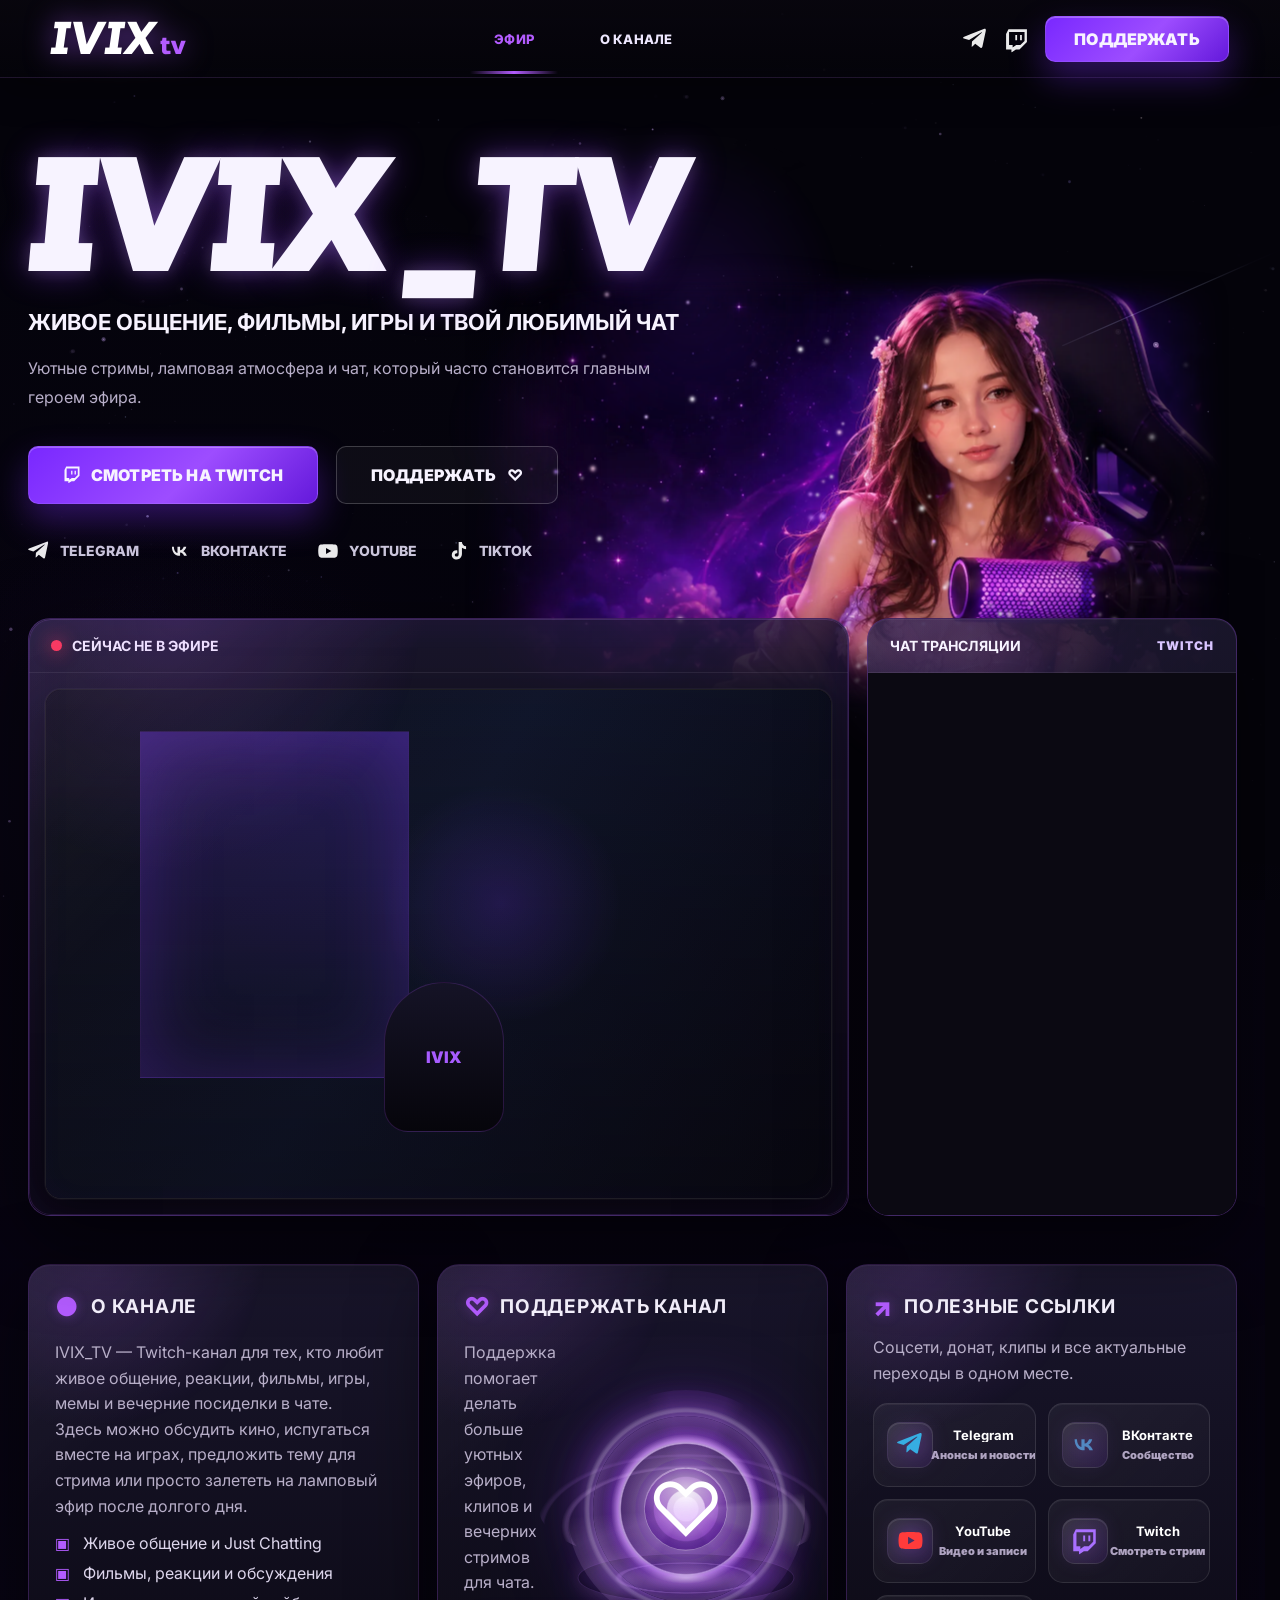
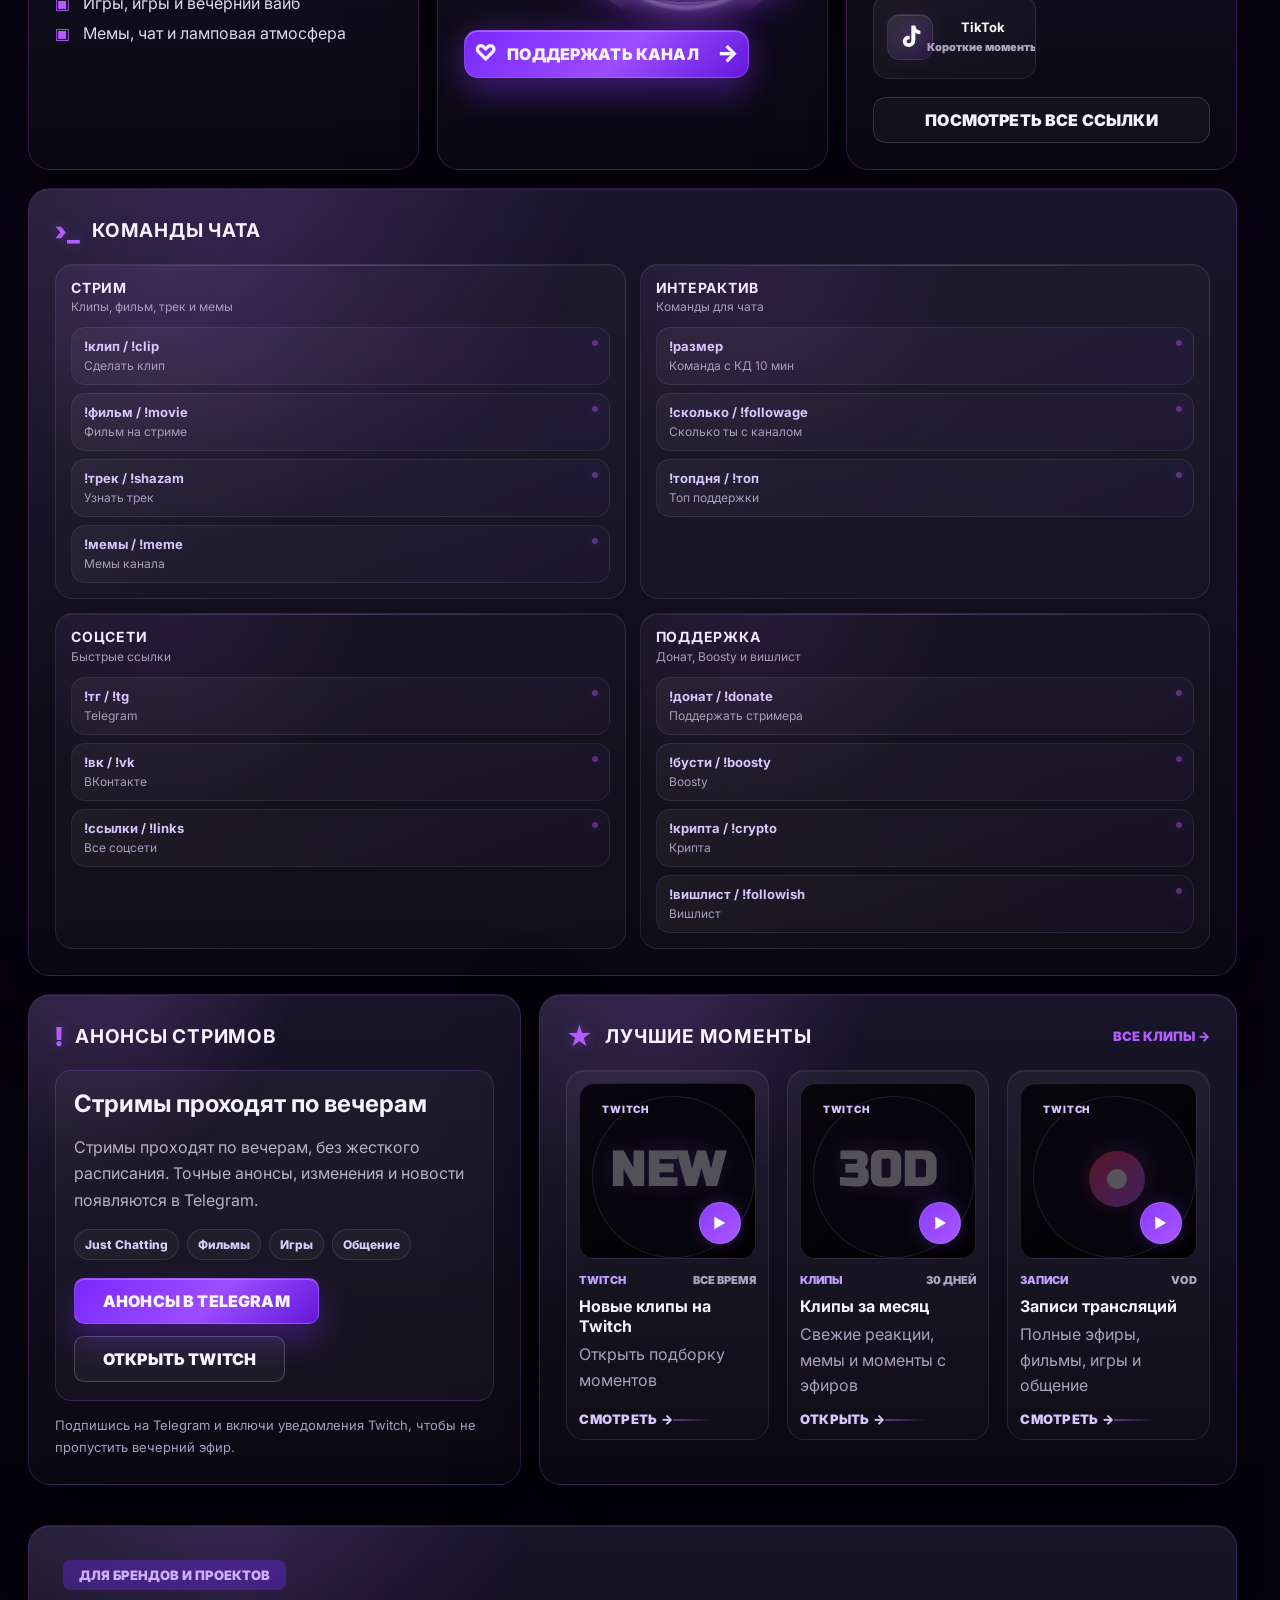
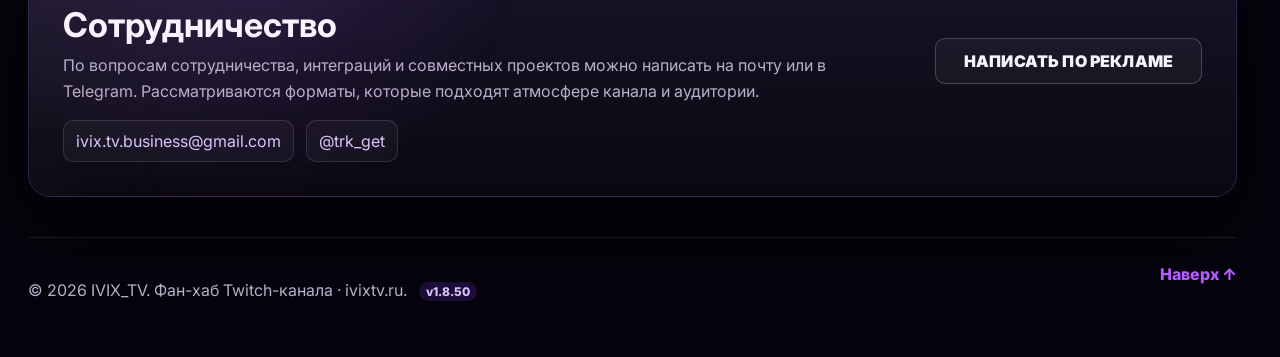
<file: index.html>
<!doctype html>
<html lang="ru">
<head>
  <meta charset="utf-8" />
  <meta name="viewport" content="width=device-width, initial-scale=1" />
  <title>IVIX_TV — стримы, клипы и комьюнити Twitch-канала</title>
  <meta name="description" content="Фан-хаб IVIX_TV: Twitch-стримы, клипы, анонсы, команды чата, соцсети и поддержка канала." />
  <meta name="keywords" content="IVIX_TV, ivix_tv, Twitch, стример, стримы, клипы, Just Chatting, игры, фильмы" />
  <meta name="author" content="IVIX_TV" />
  <meta name="robots" content="index, follow" />
  <link rel="canonical" href="https://ivixtv.ru/" />

  <meta property="og:locale" content="ru_RU" />
  <meta property="og:title" content="IVIX_TV — стримы, клипы и комьюнити" />
  <meta property="og:description" content="Живое общение, фильмы, игры и чат, который часто становится главным героем." />
  <meta property="og:type" content="website" />
  <meta property="og:site_name" content="IVIX_TV" />
  <meta property="og:url" content="https://ivixtv.ru/" />
  <meta property="og:image" content="https://ivixtv.ru/assets/og-preview-v2.png" />
  <meta property="og:image:secure_url" content="https://ivixtv.ru/assets/og-preview-v2.png" />
  <meta property="og:image:type" content="image/png" />
  <meta property="og:image:alt" content="Превью сайта IVIX_TV" />
  <meta property="og:image:width" content="1200" />
  <meta property="og:image:height" content="630" />

  <meta name="twitter:card" content="summary_large_image" />
  <meta name="twitter:title" content="IVIX_TV — стримы, клипы и комьюнити" />
  <meta name="twitter:description" content="Живое общение, фильмы, игры и твой любимый чат." />
  <meta name="twitter:image" content="https://ivixtv.ru/assets/og-preview-v2.png" />
  <meta name="twitter:image:alt" content="Превью сайта IVIX_TV" />
  <meta name="theme-color" content="#7c35ff" />
  <meta name="application-name" content="IVIX_TV" />

  <link rel="icon" href="assets/favicon.svg" type="image/svg+xml" />
  <link rel="manifest" href="site.webmanifest" />
  <link rel="preconnect" href="https://fonts.googleapis.com" />
  <link rel="preconnect" href="https://fonts.gstatic.com" crossorigin />
  <link href="https://fonts.googleapis.com/css2?family=Inter:wght@400;500;600;700;800;900&family=Russo+One&display=swap" rel="stylesheet" />
  <link rel="stylesheet" href="styles.css" />
  <!-- Yandex.Metrika counter -->
  <script type="text/javascript">
      (function(m,e,t,r,i,k,a){
          m[i]=m[i]||function(){(m[i].a=m[i].a||[]).push(arguments)};
          m[i].l=1*new Date();
          for (var j = 0; j < document.scripts.length; j++) {
              if (document.scripts[j].src === r) { return; }
          }
          k=e.createElement(t),a=e.getElementsByTagName(t)[0],k.async=1,k.src=r,a.parentNode.insertBefore(k,a)
      })(window, document,'script','https://mc.yandex.ru/metrika/tag.js?id=109996217', 'ym');
  
      ym(109996217, 'init', {
          ssr:true,
          webvisor:true,
          clickmap:true,
          ecommerce:"dataLayer",
          referrer: document.referrer,
          url: location.href,
          accurateTrackBounce:true,
          trackLinks:true
      });
  </script>
  <!-- /Yandex.Metrika counter -->
</head>
<body>
  <noscript>
    <div>
      <img src="https://mc.yandex.ru/watch/109996217" style="position:absolute; left:-9999px;" alt="" />
    </div>
  </noscript>

  <div class="noise" aria-hidden="true"></div>

  <header class="site-header">
    <a class="logo" href="#home" aria-label="IVIX_TV главная"><span>IVIX</span><em>tv</em></a>

    <button class="burger" type="button" aria-label="Открыть меню" aria-expanded="false">
      <span></span><span></span><span></span>
    </button>

    <nav class="main-nav" aria-label="Основная навигация">
      <a class="active" href="#home" data-scroll-top="true">Эфир</a>
      <a href="#about">О канале</a>
    </nav>

    <div class="header-actions">
      <a class="icon-link" href="https://t.me/ivixitsme" target="_blank" rel="noreferrer" aria-label="Telegram"><svg class="brand-icon" viewBox="0 0 24 24" aria-hidden="true"><path d="M21.8 4.2 18.6 19c-.25 1.1-.9 1.36-1.82.85l-5.03-3.71-2.43 2.34c-.27.27-.5.5-1.02.5l.36-5.13 9.34-8.43c.4-.36-.09-.57-.63-.21L5.84 12.48.86 10.92c-1.08-.34-1.1-1.08.23-1.6L20.54 1.8c.9-.34 1.68.2 1.26 2.4Z"/></svg></a>
      <a class="icon-link" href="https://www.twitch.tv/ivix_tv" onclick="ym(109996217,'reachGoal','twitch_click')" target="_blank" rel="noreferrer" aria-label="Twitch"><svg class="brand-icon twitch-mark" viewBox="0 0 24 24" aria-hidden="true"><path d="M4.286 1.714 2 6.286v14.857h5.143V24l4.286-2.857h3.428L22 14V1.714H4.286Zm15.428 11.143-4 4h-4l-3.428 2.286v-2.286H4.857V4.286h14.857v8.571Z"/><path d="M10.857 7.143h1.714v5.143h-1.714zM15.429 7.143h1.714v5.143h-1.714z"/></svg></a>
      <a class="btn btn-primary" href="https://www.donationalerts.com/r/ivix_tv" target="_blank" rel="noreferrer">Поддержать</a>
    </div>
  </header>

  <main id="home">
    <section class="hero hero-main section-pad">
      <div class="hero-art" aria-hidden="true">
        <span class="ha-layer ha-back" data-depth="30"></span>
        <span class="ha-layer ha-portrait" data-depth="-12"></span>
        <span class="ha-layer ha-front" data-depth="60"></span>
      </div>
      <div class="hero-copy hero-copy-main reveal">
        <h1>IVIX<span class="hero-underscore" aria-hidden="true">_</span>TV</h1>
        <p class="tagline">Живое общение, фильмы, игры и твой любимый чат</p>
        <p class="description">Уютные стримы, ламповая атмосфера и чат, который часто становится главным героем эфира.</p>

        <div class="hero-buttons">
          <a class="btn btn-primary btn-lg" href="https://www.twitch.tv/ivix_tv" onclick="ym(109996217,'reachGoal','twitch_click')" target="_blank" rel="noreferrer"><span class="btn-icon"><svg class="brand-icon twitch-mark" viewBox="0 0 24 24" aria-hidden="true"><path d="M4.286 1.714 2 6.286v14.857h5.143V24l4.286-2.857h3.428L22 14V1.714H4.286Zm15.428 11.143-4 4h-4l-3.428 2.286v-2.286H4.857V4.286h14.857v8.571Z"/><path d="M10.857 7.143h1.714v5.143h-1.714zM15.429 7.143h1.714v5.143h-1.714z"/></svg></span> Смотреть на Twitch</a>
          <a class="btn btn-ghost btn-lg" href="https://www.donationalerts.com/r/ivix_tv" target="_blank" rel="noreferrer">Поддержать <span aria-hidden="true">♡</span></a>
        </div>

        <div class="social-row" id="socials">
          <a href="https://t.me/ivixitsme" target="_blank" rel="noreferrer"><span><svg class="brand-icon" viewBox="0 0 24 24" aria-hidden="true"><path d="M21.8 4.2 18.6 19c-.25 1.1-.9 1.36-1.82.85l-5.03-3.71-2.43 2.34c-.27.27-.5.5-1.02.5l.36-5.13 9.34-8.43c.4-.36-.09-.57-.63-.21L5.84 12.48.86 10.92c-1.08-.34-1.1-1.08.23-1.6L20.54 1.8c.9-.34 1.68.2 1.26 2.4Z"/></svg></span> Telegram</a>
          <a href="https://vk.com/ivixitsme" target="_blank" rel="noreferrer"><span><svg class="brand-icon" viewBox="0 0 24 24" aria-hidden="true"><path d="M3.2 7.25c.13 6.2 3.2 9.9 8.58 9.9h.32v-3.55c2.08.22 3.65 1.72 4.28 3.55h3.12c-.82-2.72-2.78-4.35-4.02-4.98 1.24-.78 2.98-2.65 3.4-4.92h-2.85c-.58 1.9-2.3 3.75-3.93 3.92V7.25H9.25v6.9C7.55 13.75 5.42 11.72 5.33 7.25H3.2Z"/></svg></span> ВКонтакте</a>
          <a href="https://www.youtube.com/@ivixitsme" target="_blank" rel="noreferrer"><span><svg class="brand-icon" viewBox="0 0 24 24" aria-hidden="true"><path d="M22.2 7.1a3 3 0 0 0-2.1-2.13C18.25 4.5 12 4.5 12 4.5s-6.25 0-8.1.47A3 3 0 0 0 1.8 7.1 31.2 31.2 0 0 0 1.33 12c0 1.7.15 3.35.47 4.9a3 3 0 0 0 2.1 2.13c1.85.47 8.1.47 8.1.47s6.25 0 8.1-.47a3 3 0 0 0 2.1-2.13c.32-1.55.47-3.2.47-4.9s-.15-3.35-.47-4.9ZM9.85 15.35v-6.7L15.65 12l-5.8 3.35Z"/></svg></span> YouTube</a>
          <a href="https://www.tiktok.com/@ivixitsme" target="_blank" rel="noreferrer"><span><svg class="brand-icon" viewBox="0 0 24 24" aria-hidden="true"><path d="M16.25 2.2c.35 2.8 1.95 4.48 4.55 4.65v3.15a8.4 8.4 0 0 1-4.5-1.42v6.55c0 3.28-2.1 6.15-5.75 6.15-3.28 0-5.35-2.28-5.35-5.02 0-3.3 2.9-5.48 6.05-4.9v3.22c-1.36-.45-2.72.45-2.72 1.68 0 1.05.8 1.85 1.95 1.85 1.42 0 2.25-.9 2.25-2.68V2.2h3.52Z"/></svg></span> TikTok</a>
        </div>
      </div>
    </section>

    <section class="live-section section-pad" id="live">
      <div class="stream-zone live-zone reveal delay-1">
        <article class="stream-card glass">
          <div class="card-top"><strong><span class="live-dot status-offline" id="stream-status-dot"></span> <span id="stream-status-text">Проверяем эфир</span></strong></div>
          <div class="player-frame">
            <div class="player-wrap" data-channel="ivix_tv">
              <div id="twitch-player" class="twitch-player-shell" role="region" aria-label="Twitch stream ivix_tv"></div>
              <div class="offline-placeholder">
                <div class="room-art"><span class="chair">IVIX</span></div>
                <a class="btn btn-primary" href="https://www.twitch.tv/ivix_tv" onclick="ym(109996217,'reachGoal','twitch_click')" target="_blank" rel="noreferrer">Открыть стрим</a>
              </div>
            </div>
          </div>
        </article>

        <aside class="chat-card glass">
          <div class="chat-head"><strong>Чат трансляции</strong><span class="chat-live">Twitch</span></div>
          <div class="chat-embed-wrap" data-channel="ivix_tv">
            <iframe id="twitch-chat" title="Twitch chat ivix_tv" loading="lazy"></iframe>
            <div class="chat-placeholder">
              <strong>Чат Twitch загружается</strong>
              <span>Если чат не появился, открой его на Twitch.</span>
            </div>
          </div>

        </aside>
      </div>
    </section>

    <section class="dashboard section-pad content-grid">
      <article class="panel about glass reveal" id="about">
        <div class="panel-title"><span class="purple-icon">●</span><h2>О канале</h2></div>
        <p>IVIX_TV — Twitch-канал для тех, кто любит живое общение, реакции, фильмы, игры, мемы и вечерние посиделки в чате.</p>
        <p>Здесь можно обсудить кино, испугаться вместе на играх, предложить тему для стрима или просто залететь на ламповый эфир после долгого дня.</p>
        <ul class="feature-list">
          <li>Живое общение и Just Chatting</li>
          <li>Фильмы, реакции и обсуждения</li>
          <li>Игры, игры и вечерний вайб</li>
          <li>Мемы, чат и ламповая атмосфера</li>
        </ul>
</article>

      <article class="panel support glass reveal delay-1" id="support">
        <div class="panel-title"><span class="purple-icon">♡</span><h2>Поддержать канал</h2></div>
        <div class="support-template">
          <div class="support-copy">
            <p class="panel-copy">Поддержка помогает делать больше уютных эфиров, клипов и вечерних стримов для чата.</p>
            <a class="btn btn-primary support-button" href="https://www.donationalerts.com/r/ivix_tv" target="_blank" rel="noreferrer">Поддержать канал</a>
          </div>
          <div class="support-orb-scene" aria-hidden="true">
            <div class="support-orb">
              <span class="support-heart">♡</span>
            </div>
          </div>
        </div>
      </article>

<article class="panel social-panel glass reveal delay-2" id="links">
        <div class="panel-title"><span class="purple-icon">↗</span><h2>Полезные ссылки</h2></div>
        <p class="panel-copy">Соцсети, донат, клипы и все актуальные переходы в одном месте.</p>
        <div class="social-icons social-icons-rich social-icons-brand">
          <a class="social-link tg" href="https://t.me/ivixitsme" target="_blank" rel="noreferrer" aria-label="Telegram"><span><svg class="brand-icon" viewBox="0 0 24 24" aria-hidden="true"><path d="M21.8 4.2 18.6 19c-.25 1.1-.9 1.36-1.82.85l-5.03-3.71-2.43 2.34c-.27.27-.5.5-1.02.5l.36-5.13 9.34-8.43c.4-.36-.09-.57-.63-.21L5.84 12.48.86 10.92c-1.08-.34-1.1-1.08.23-1.6L20.54 1.8c.9-.34 1.68.2 1.26 2.4Z"/></svg></span><b>Telegram</b><small>Анонсы и новости</small></a>
          <a class="social-link vk" href="https://vk.com/ivixitsme" target="_blank" rel="noreferrer" aria-label="VK"><span><svg class="brand-icon" viewBox="0 0 24 24" aria-hidden="true"><path d="M3.2 7.25c.13 6.2 3.2 9.9 8.58 9.9h.32v-3.55c2.08.22 3.65 1.72 4.28 3.55h3.12c-.82-2.72-2.78-4.35-4.02-4.98 1.24-.78 2.98-2.65 3.4-4.92h-2.85c-.58 1.9-2.3 3.75-3.93 3.92V7.25H9.25v6.9C7.55 13.75 5.42 11.72 5.33 7.25H3.2Z"/></svg></span><b>ВКонтакте</b><small>Сообщество</small></a>
          <a class="social-link yt" href="https://www.youtube.com/@ivixitsme" target="_blank" rel="noreferrer" aria-label="YouTube"><span><svg class="brand-icon" viewBox="0 0 24 24" aria-hidden="true"><path d="M22.2 7.1a3 3 0 0 0-2.1-2.13C18.25 4.5 12 4.5 12 4.5s-6.25 0-8.1.47A3 3 0 0 0 1.8 7.1 31.2 31.2 0 0 0 1.33 12c0 1.7.15 3.35.47 4.9a3 3 0 0 0 2.1 2.13c1.85.47 8.1.47 8.1.47s6.25 0 8.1-.47a3 3 0 0 0 2.1-2.13c.32-1.55.47-3.2.47-4.9s-.15-3.35-.47-4.9ZM9.85 15.35v-6.7L15.65 12l-5.8 3.35Z"/></svg></span><b>YouTube</b><small>Видео и записи</small></a>
          <a class="social-link tw" href="https://www.twitch.tv/ivix_tv" onclick="ym(109996217,'reachGoal','twitch_click')" target="_blank" rel="noreferrer" aria-label="Twitch"><span><svg class="brand-icon twitch-mark" viewBox="0 0 24 24" aria-hidden="true"><path d="M4.286 1.714 2 6.286v14.857h5.143V24l4.286-2.857h3.428L22 14V1.714H4.286Zm15.428 11.143-4 4h-4l-3.428 2.286v-2.286H4.857V4.286h14.857v8.571Z"/><path d="M10.857 7.143h1.714v5.143h-1.714zM15.429 7.143h1.714v5.143h-1.714z"/></svg></span><b>Twitch</b><small>Смотреть стрим</small></a>
          <a class="social-link tt" href="https://www.tiktok.com/@ivixitsme" target="_blank" rel="noreferrer" aria-label="TikTok"><span><svg class="brand-icon" viewBox="0 0 24 24" aria-hidden="true"><path d="M16.25 2.2c.35 2.8 1.95 4.48 4.55 4.65v3.15a8.4 8.4 0 0 1-4.5-1.42v6.55c0 3.28-2.1 6.15-5.75 6.15-3.28 0-5.35-2.28-5.35-5.02 0-3.3 2.9-5.48 6.05-4.9v3.22c-1.36-.45-2.72.45-2.72 1.68 0 1.05.8 1.85 1.95 1.85 1.42 0 2.25-.9 2.25-2.68V2.2h3.52Z"/></svg></span><b>TikTok</b><small>Короткие моменты</small></a>
        </div>
        <a class="btn btn-ghost full" href="https://dalink.to/ivix_tv" target="_blank" rel="noreferrer">Посмотреть все ссылки</a>
      </article>

      <article class="panel commands commands-upgraded glass reveal" id="community">
        <div class="panel-title"><span class="purple-icon">›_</span><h2>Команды чата</h2></div>
        <div class="command-categories">
          <section class="command-category">
            <div class="command-category-head">
              <strong>Стрим</strong>
              <span>Клипы, фильм, трек и мемы</span>
            </div>
            <div class="command-pill-grid">
              <div class="command-pill"><b>!клип / !clip</b><span>Сделать клип</span></div>
              <div class="command-pill"><b>!фильм / !movie</b><span>Фильм на стриме</span></div>
              <div class="command-pill"><b>!трек / !shazam</b><span>Узнать трек</span></div>
              <div class="command-pill"><b>!мемы / !meme</b><span>Мемы канала</span></div>
            </div>
          </section>

          <section class="command-category">
            <div class="command-category-head">
              <strong>Интерактив</strong>
              <span>Команды для чата</span>
            </div>
            <div class="command-pill-grid">
              <div class="command-pill"><b>!размер</b><span>Команда с КД 10 мин</span></div>
              <div class="command-pill"><b>!сколько / !followage</b><span>Сколько ты с каналом</span></div>
              <div class="command-pill"><b>!топдня / !топ</b><span>Топ поддержки</span></div>
            </div>
          </section>

          <section class="command-category">
            <div class="command-category-head">
              <strong>Соцсети</strong>
              <span>Быстрые ссылки</span>
            </div>
            <div class="command-pill-grid">
              <div class="command-pill"><b>!тг / !tg</b><span>Telegram</span></div>
              <div class="command-pill"><b>!вк / !vk</b><span>ВКонтакте</span></div>
              <div class="command-pill"><b>!ссылки / !links</b><span>Все соцсети</span></div>
            </div>
          </section>

          <section class="command-category">
            <div class="command-category-head">
              <strong>Поддержка</strong>
              <span>Донат, Boosty и вишлист</span>
            </div>
            <div class="command-pill-grid">
              <div class="command-pill"><b>!донат / !donate</b><span>Поддержать стримера</span></div>
              <div class="command-pill"><b>!бусти / !boosty</b><span>Boosty</span></div>
              <div class="command-pill"><b>!крипта / !crypto</b><span>Крипта</span></div>
              <div class="command-pill"><b>!вишлист / !followish</b><span>Вишлист</span></div>
            </div>
          </section>
        </div>
      </article>

      <article class="panel schedule glass reveal" id="schedule">
        <div class="panel-title"><span class="purple-icon">!</span><h2>Анонсы стримов</h2></div>
        <div class="announce-card">
          <h3>Стримы проходят по вечерам</h3>
          <p>Стримы проходят по вечерам, без жесткого расписания. Точные анонсы, изменения и новости появляются в Telegram.</p>
          <div class="announce-tags" aria-label="Форматы стримов">
            <span>Just Chatting</span><span>Фильмы</span><span>Игры</span><span>Общение</span>
          </div>
          <div class="announce-actions">
            <a class="btn btn-primary" href="https://t.me/ivixitsme" target="_blank" rel="noreferrer">Анонсы в Telegram</a>
            <a class="btn btn-ghost" href="https://www.twitch.tv/ivix_tv" onclick="ym(109996217,'reachGoal','twitch_click')" target="_blank" rel="noreferrer">Открыть Twitch</a>
          </div>
        </div>
        <div class="micro-note">Подпишись на Telegram и включи уведомления Twitch, чтобы не пропустить вечерний эфир.</div>
      </article>

      <article class="panel clips glass reveal delay-1" id="clips">
        <div class="panel-title between"><div><span class="purple-icon">★</span><h2>Лучшие моменты</h2></div><a href="https://www.twitch.tv/ivix_tv/clips?range=all" target="_blank" rel="noreferrer">Все клипы →</a></div>
        <div class="clip-grid">
          <a class="clip-card" href="https://www.twitch.tv/ivix_tv/clips?range=all" target="_blank" rel="noreferrer">
            <div class="clip-thumb clip-thumb-simple clip-thumb-all" aria-hidden="true"><span class="clip-glyph clip-word">NEW</span><i>▶</i></div>
            <div class="clip-meta"><em>Twitch</em><span>Все время</span></div>
            <h3>Новые клипы на Twitch</h3>
            <p>Открыть подборку моментов</p>
            <strong class="clip-action">Смотреть →</strong>
          </a>
          <a class="clip-card" href="https://www.twitch.tv/ivix_tv/videos?filter=clips&range=30d" target="_blank" rel="noreferrer">
            <div class="clip-thumb clip-thumb-simple clip-thumb-month" aria-hidden="true"><span class="clip-glyph clip-word">30D</span><i>▶</i></div>
            <div class="clip-meta"><em>Клипы</em><span>30 дней</span></div>
            <h3>Клипы за месяц</h3>
            <p>Свежие реакции, мемы и моменты с эфиров</p>
            <strong class="clip-action">Открыть →</strong>
          </a>
          <a class="clip-card" href="https://www.twitch.tv/ivix_tv/videos" target="_blank" rel="noreferrer">
            <div class="clip-thumb clip-thumb-simple clip-thumb-vod" aria-hidden="true"><span class="clip-glyph clip-record"><span></span></span><i>▶</i></div>
            <div class="clip-meta"><em>Записи</em><span>VOD</span></div>
            <h3>Записи трансляций</h3>
            <p>Полные эфиры, фильмы, игры и общение</p>
            <strong class="clip-action">Смотреть →</strong>
          </a>
        </div>
      </article>
    </section>

    <section class="collab section-pad" id="collab">
      <div class="glass collab-box reveal">
        <div>
          <div class="eyebrow">Для брендов и проектов</div>
          <h2>Сотрудничество</h2>
          <p>По вопросам сотрудничества, интеграций и совместных проектов можно написать на почту или в Telegram. Рассматриваются форматы, которые подходят атмосфере канала и аудитории.</p>
          <div class="contact-list">
            <a href="mailto:ivix.tv.business@gmail.com">ivix.tv.business@gmail.com</a>
            <a href="https://t.me/trk_get" target="_blank" rel="noreferrer">@trk_get</a>
          </div>
        </div>
        <a class="btn btn-ghost" href="mailto:ivix.tv.business@gmail.com">Написать по рекламе</a>
      </div>
    </section>
  </main>

  <footer class="site-footer">
    <p>© <span id="year"></span> IVIX_TV. Фан-хаб Twitch-канала · ivixtv.ru. <span class="site-version">v1.8.50</span></p>
    <a href="#home">Наверх ↑</a>
  </footer>

  <script src="background.js"></script>
  <script>
  /* hero art parallax — движение слоёв за курсором */
  (function () {
    var art = document.querySelector('.hero-art');
    if (!art || window.matchMedia('(prefers-reduced-motion: reduce)').matches) return;
    var layers = [].slice.call(art.querySelectorAll('.ha-layer'));
    var tx = 0, ty = 0, cx = 0, cy = 0, raf = null;
    function loop() {
      cx += (tx - cx) * 0.07; cy += (ty - cy) * 0.07;
      for (var i = 0; i < layers.length; i++) {
        var d = parseFloat(layers[i].getAttribute('data-depth')) || 0;
        layers[i].style.transform =
          'translate3d(' + (-cx * d).toFixed(2) + 'px,' + (-cy * d * 0.6).toFixed(2) + 'px,0) scale(1.05)';
      }
      if (Math.abs(tx - cx) > 0.0008 || Math.abs(ty - cy) > 0.0008) raf = requestAnimationFrame(loop);
      else raf = null;
    }
    function kick() { if (!raf) raf = requestAnimationFrame(loop); }
    window.addEventListener('mousemove', function (e) {
      var r = art.getBoundingClientRect();
      tx = Math.max(-0.5, Math.min(0.5, (e.clientX - (r.left + r.width / 2)) / r.width));
      ty = Math.max(-0.5, Math.min(0.5, (e.clientY - (r.top + r.height / 2)) / r.height));
      kick();
    }, { passive: true });
    document.addEventListener('mouseleave', function () { tx = 0; ty = 0; kick(); });
  })();
  </script>
  <script src="script.js"></script>
</body>
</html>
</file>
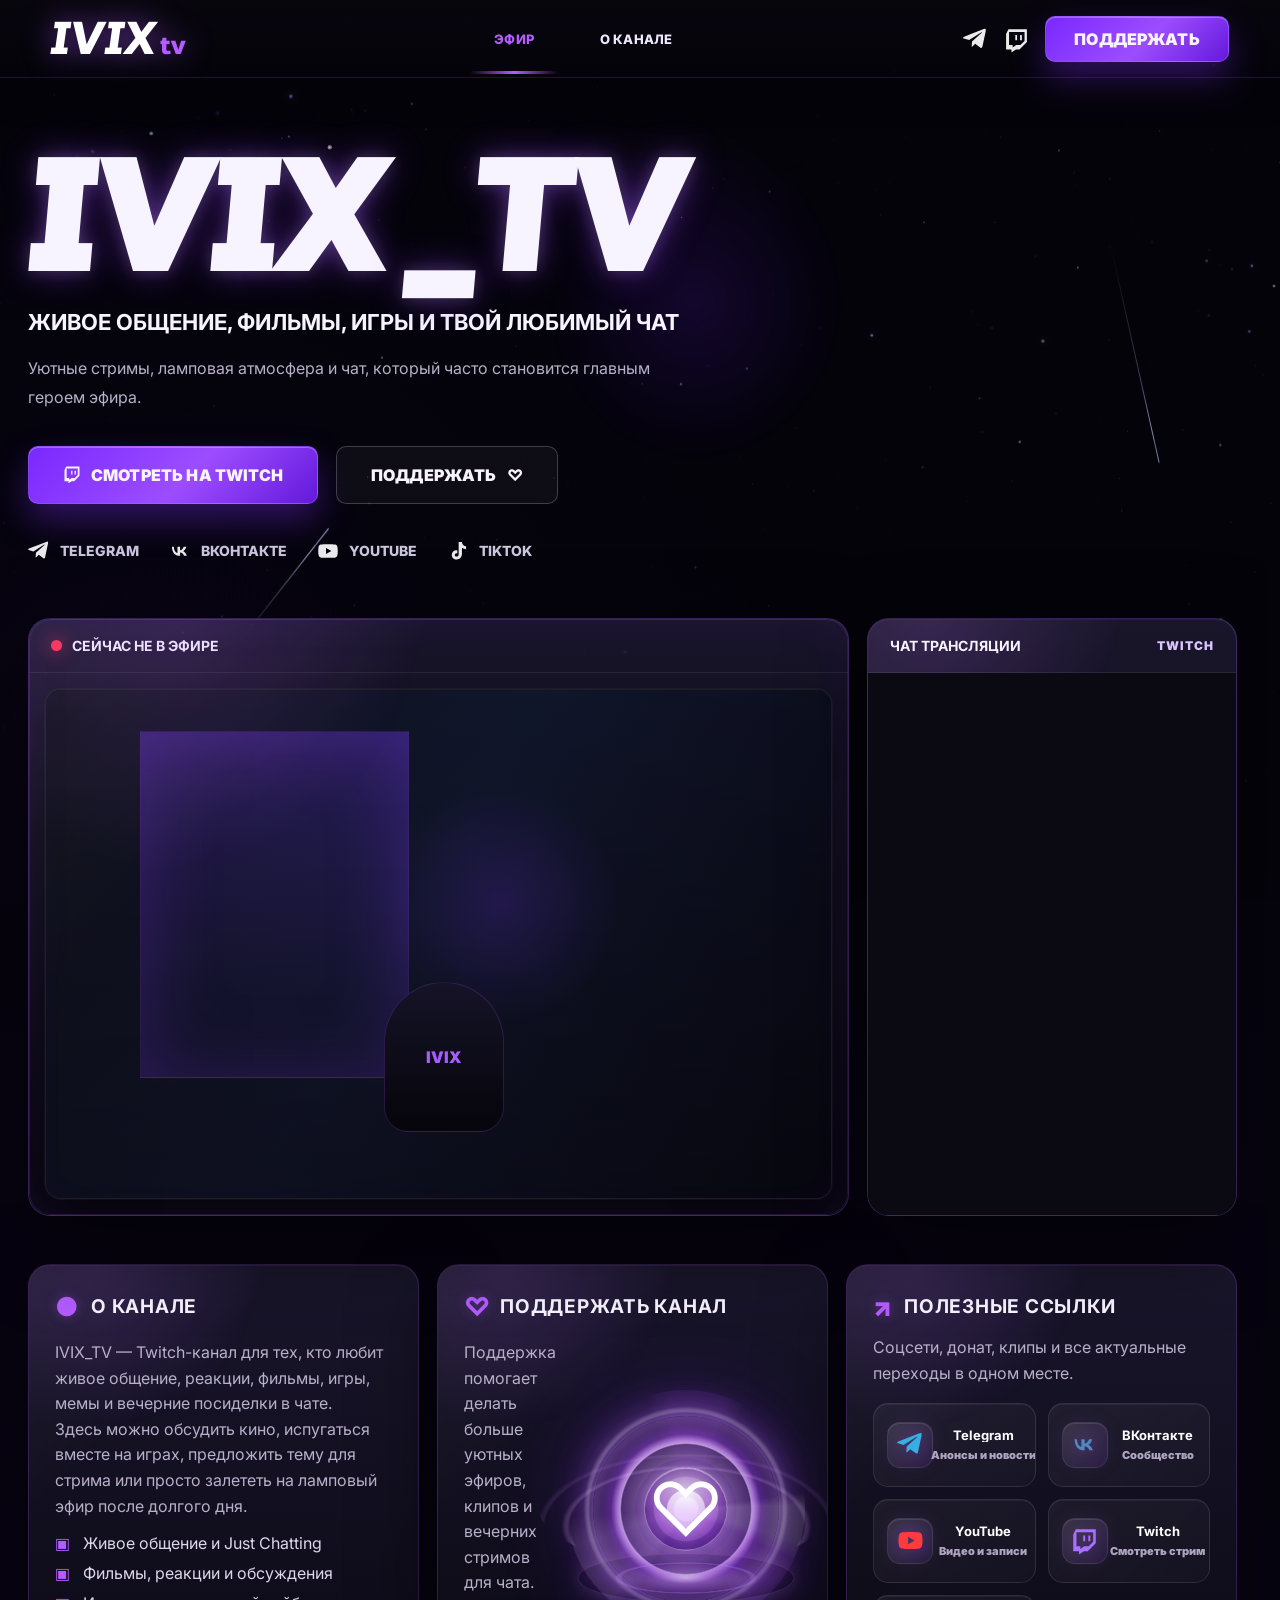
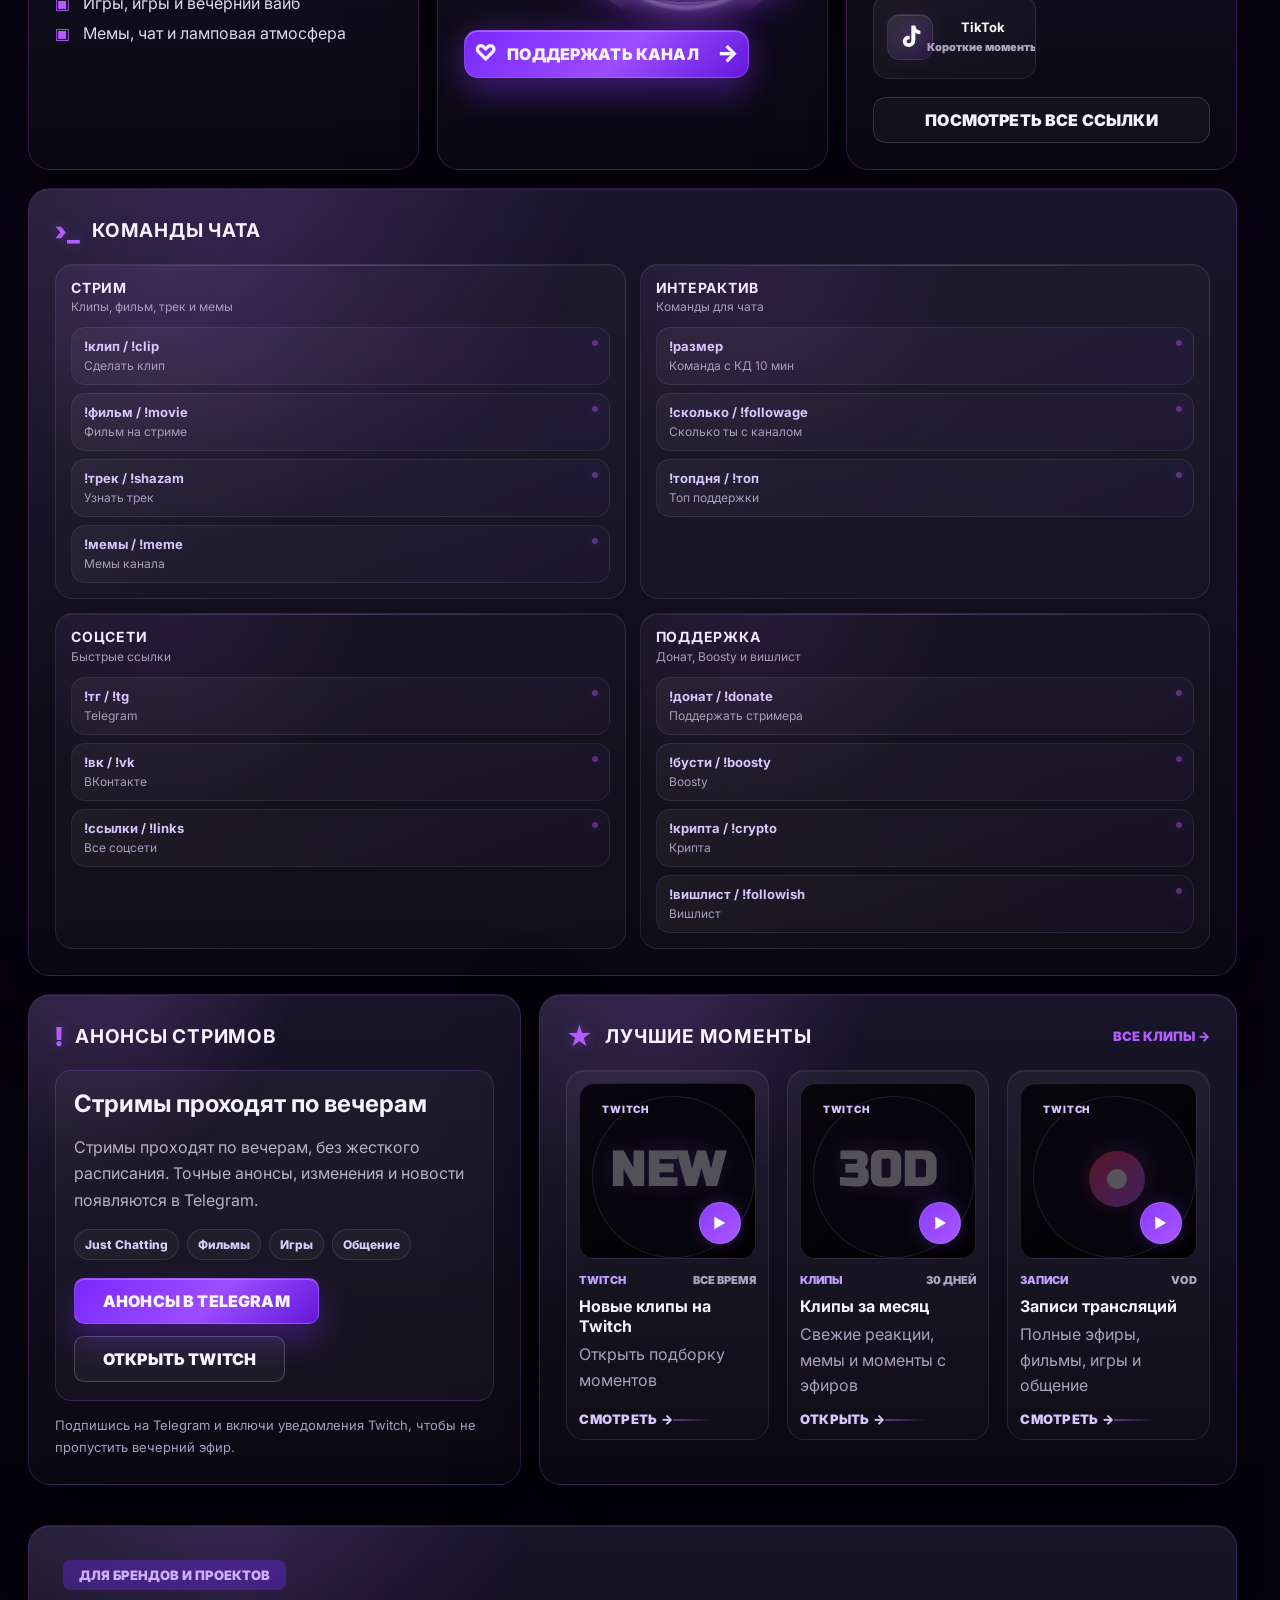
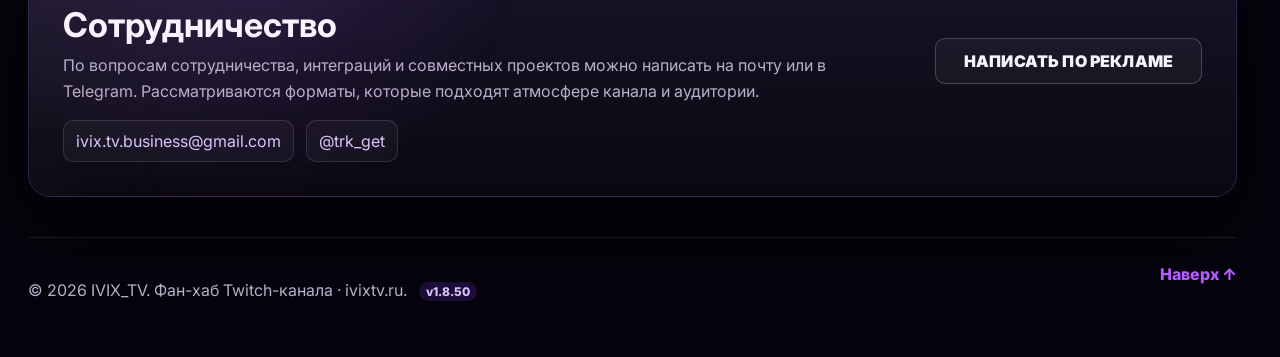
<file: index_metrika.html>
<!doctype html>
<html lang="ru">
<head>
  <meta charset="utf-8" />
  <meta name="viewport" content="width=device-width, initial-scale=1" />
  <title>IVIX_TV — стримы, клипы и комьюнити Twitch-канала</title>
  <meta name="description" content="Фан-хаб IVIX_TV: Twitch-стримы, клипы, анонсы, команды чата, соцсети и поддержка канала." />
  <meta name="keywords" content="IVIX_TV, ivix_tv, Twitch, стример, стримы, клипы, Just Chatting, игры, фильмы" />
  <meta name="author" content="IVIX_TV" />
  <meta name="robots" content="index, follow" />
  <link rel="canonical" href="https://ivixtv.ru/" />

  <meta property="og:locale" content="ru_RU" />
  <meta property="og:title" content="IVIX_TV — стримы, клипы и комьюнити" />
  <meta property="og:description" content="Живое общение, фильмы, игры и чат, который часто становится главным героем." />
  <meta property="og:type" content="website" />
  <meta property="og:site_name" content="IVIX_TV" />
  <meta property="og:url" content="https://ivixtv.ru/" />
  <meta property="og:image" content="https://ivixtv.ru/assets/og-preview-v2.png" />
  <meta property="og:image:secure_url" content="https://ivixtv.ru/assets/og-preview-v2.png" />
  <meta property="og:image:type" content="image/png" />
  <meta property="og:image:alt" content="Превью сайта IVIX_TV" />
  <meta property="og:image:width" content="1200" />
  <meta property="og:image:height" content="630" />

  <meta name="twitter:card" content="summary_large_image" />
  <meta name="twitter:title" content="IVIX_TV — стримы, клипы и комьюнити" />
  <meta name="twitter:description" content="Живое общение, фильмы, игры и твой любимый чат." />
  <meta name="twitter:image" content="https://ivixtv.ru/assets/og-preview-v2.png" />
  <meta name="twitter:image:alt" content="Превью сайта IVIX_TV" />
  <meta name="theme-color" content="#7c35ff" />
  <meta name="application-name" content="IVIX_TV" />

  <link rel="icon" href="assets/favicon.svg" type="image/svg+xml" />
  <link rel="manifest" href="site.webmanifest" />
  <link rel="preconnect" href="https://fonts.googleapis.com" />
  <link rel="preconnect" href="https://fonts.gstatic.com" crossorigin />
  <link href="https://fonts.googleapis.com/css2?family=Inter:wght@400;500;600;700;800;900&family=Russo+One&display=swap" rel="stylesheet" />
  <link rel="stylesheet" href="styles.css" />
  <!-- Yandex.Metrika counter -->
  <script type="text/javascript">
      (function(m,e,t,r,i,k,a){
          m[i]=m[i]||function(){(m[i].a=m[i].a||[]).push(arguments)};
          m[i].l=1*new Date();
          for (var j = 0; j < document.scripts.length; j++) {
              if (document.scripts[j].src === r) { return; }
          }
          k=e.createElement(t),a=e.getElementsByTagName(t)[0],k.async=1,k.src=r,a.parentNode.insertBefore(k,a)
      })(window, document,'script','https://mc.yandex.ru/metrika/tag.js?id=109996217', 'ym');
  
      ym(109996217, 'init', {
          ssr:true,
          webvisor:true,
          clickmap:true,
          ecommerce:"dataLayer",
          referrer: document.referrer,
          url: location.href,
          accurateTrackBounce:true,
          trackLinks:true
      });
  </script>
  <!-- /Yandex.Metrika counter -->
</head>
<body>
  <noscript>
    <div>
      <img src="https://mc.yandex.ru/watch/109996217" style="position:absolute; left:-9999px;" alt="" />
    </div>
  </noscript>

  <div class="noise" aria-hidden="true"></div>

  <header class="site-header">
    <a class="logo" href="#home" aria-label="IVIX_TV главная"><span>IVIX</span><em>tv</em></a>

    <button class="burger" type="button" aria-label="Открыть меню" aria-expanded="false">
      <span></span><span></span><span></span>
    </button>

    <nav class="main-nav" aria-label="Основная навигация">
      <a class="active" href="#home" data-scroll-top="true">Эфир</a>
      <a href="#about">О канале</a>
    </nav>

    <div class="header-actions">
      <a class="icon-link" href="https://t.me/ivixitsme" target="_blank" rel="noreferrer" aria-label="Telegram"><svg class="brand-icon" viewBox="0 0 24 24" aria-hidden="true"><path d="M21.8 4.2 18.6 19c-.25 1.1-.9 1.36-1.82.85l-5.03-3.71-2.43 2.34c-.27.27-.5.5-1.02.5l.36-5.13 9.34-8.43c.4-.36-.09-.57-.63-.21L5.84 12.48.86 10.92c-1.08-.34-1.1-1.08.23-1.6L20.54 1.8c.9-.34 1.68.2 1.26 2.4Z"/></svg></a>
      <a class="icon-link" href="https://www.twitch.tv/ivix_tv" target="_blank" rel="noreferrer" aria-label="Twitch"><svg class="brand-icon twitch-mark" viewBox="0 0 24 24" aria-hidden="true"><path d="M4.286 1.714 2 6.286v14.857h5.143V24l4.286-2.857h3.428L22 14V1.714H4.286Zm15.428 11.143-4 4h-4l-3.428 2.286v-2.286H4.857V4.286h14.857v8.571Z"/><path d="M10.857 7.143h1.714v5.143h-1.714zM15.429 7.143h1.714v5.143h-1.714z"/></svg></a>
      <a class="btn btn-primary" href="https://www.donationalerts.com/r/ivix_tv" target="_blank" rel="noreferrer">Поддержать</a>
    </div>
  </header>

  <main id="home">
    <section class="hero hero-main section-pad">
      <div class="hero-copy hero-copy-main reveal">
        <h1>IVIX<span class="hero-underscore" aria-hidden="true">_</span>TV</h1>
        <p class="tagline">Живое общение, фильмы, игры и твой любимый чат</p>
        <p class="description">Уютные стримы, ламповая атмосфера и чат, который часто становится главным героем эфира.</p>

        <div class="hero-buttons">
          <a class="btn btn-primary btn-lg" href="https://www.twitch.tv/ivix_tv" target="_blank" rel="noreferrer"><span class="btn-icon"><svg class="brand-icon twitch-mark" viewBox="0 0 24 24" aria-hidden="true"><path d="M4.286 1.714 2 6.286v14.857h5.143V24l4.286-2.857h3.428L22 14V1.714H4.286Zm15.428 11.143-4 4h-4l-3.428 2.286v-2.286H4.857V4.286h14.857v8.571Z"/><path d="M10.857 7.143h1.714v5.143h-1.714zM15.429 7.143h1.714v5.143h-1.714z"/></svg></span> Смотреть на Twitch</a>
          <a class="btn btn-ghost btn-lg" href="https://www.donationalerts.com/r/ivix_tv" target="_blank" rel="noreferrer">Поддержать <span aria-hidden="true">♡</span></a>
        </div>

        <div class="social-row" id="socials">
          <a href="https://t.me/ivixitsme" target="_blank" rel="noreferrer"><span><svg class="brand-icon" viewBox="0 0 24 24" aria-hidden="true"><path d="M21.8 4.2 18.6 19c-.25 1.1-.9 1.36-1.82.85l-5.03-3.71-2.43 2.34c-.27.27-.5.5-1.02.5l.36-5.13 9.34-8.43c.4-.36-.09-.57-.63-.21L5.84 12.48.86 10.92c-1.08-.34-1.1-1.08.23-1.6L20.54 1.8c.9-.34 1.68.2 1.26 2.4Z"/></svg></span> Telegram</a>
          <a href="https://vk.com/ivixitsme" target="_blank" rel="noreferrer"><span><svg class="brand-icon" viewBox="0 0 24 24" aria-hidden="true"><path d="M3.2 7.25c.13 6.2 3.2 9.9 8.58 9.9h.32v-3.55c2.08.22 3.65 1.72 4.28 3.55h3.12c-.82-2.72-2.78-4.35-4.02-4.98 1.24-.78 2.98-2.65 3.4-4.92h-2.85c-.58 1.9-2.3 3.75-3.93 3.92V7.25H9.25v6.9C7.55 13.75 5.42 11.72 5.33 7.25H3.2Z"/></svg></span> ВКонтакте</a>
          <a href="https://www.youtube.com/@ivixitsme" target="_blank" rel="noreferrer"><span><svg class="brand-icon" viewBox="0 0 24 24" aria-hidden="true"><path d="M22.2 7.1a3 3 0 0 0-2.1-2.13C18.25 4.5 12 4.5 12 4.5s-6.25 0-8.1.47A3 3 0 0 0 1.8 7.1 31.2 31.2 0 0 0 1.33 12c0 1.7.15 3.35.47 4.9a3 3 0 0 0 2.1 2.13c1.85.47 8.1.47 8.1.47s6.25 0 8.1-.47a3 3 0 0 0 2.1-2.13c.32-1.55.47-3.2.47-4.9s-.15-3.35-.47-4.9ZM9.85 15.35v-6.7L15.65 12l-5.8 3.35Z"/></svg></span> YouTube</a>
          <a href="https://www.tiktok.com/@ivixitsme" target="_blank" rel="noreferrer"><span><svg class="brand-icon" viewBox="0 0 24 24" aria-hidden="true"><path d="M16.25 2.2c.35 2.8 1.95 4.48 4.55 4.65v3.15a8.4 8.4 0 0 1-4.5-1.42v6.55c0 3.28-2.1 6.15-5.75 6.15-3.28 0-5.35-2.28-5.35-5.02 0-3.3 2.9-5.48 6.05-4.9v3.22c-1.36-.45-2.72.45-2.72 1.68 0 1.05.8 1.85 1.95 1.85 1.42 0 2.25-.9 2.25-2.68V2.2h3.52Z"/></svg></span> TikTok</a>
        </div>
      </div>
    </section>

    <section class="live-section section-pad" id="live">
      <div class="stream-zone live-zone reveal delay-1">
        <article class="stream-card glass">
          <div class="card-top"><strong><span class="live-dot status-offline" id="stream-status-dot"></span> <span id="stream-status-text">Проверяем эфир</span></strong></div>
          <div class="player-frame">
            <div class="player-wrap" data-channel="ivix_tv">
              <div id="twitch-player" class="twitch-player-shell" role="region" aria-label="Twitch stream ivix_tv"></div>
              <div class="offline-placeholder">
                <div class="room-art"><span class="chair">IVIX</span></div>
                <a class="btn btn-primary" href="https://www.twitch.tv/ivix_tv" target="_blank" rel="noreferrer">Открыть стрим</a>
              </div>
            </div>
          </div>
        </article>

        <aside class="chat-card glass">
          <div class="chat-head"><strong>Чат трансляции</strong><span class="chat-live">Twitch</span></div>
          <div class="chat-embed-wrap" data-channel="ivix_tv">
            <iframe id="twitch-chat" title="Twitch chat ivix_tv" loading="lazy"></iframe>
            <div class="chat-placeholder">
              <strong>Чат Twitch загружается</strong>
              <span>Если чат не появился, открой его на Twitch.</span>
            </div>
          </div>

        </aside>
      </div>
    </section>

    <section class="dashboard section-pad content-grid">
      <article class="panel about glass reveal" id="about">
        <div class="panel-title"><span class="purple-icon">●</span><h2>О канале</h2></div>
        <p>IVIX_TV — Twitch-канал для тех, кто любит живое общение, реакции, фильмы, игры, мемы и вечерние посиделки в чате.</p>
        <p>Здесь можно обсудить кино, испугаться вместе на играх, предложить тему для стрима или просто залететь на ламповый эфир после долгого дня.</p>
        <ul class="feature-list">
          <li>Живое общение и Just Chatting</li>
          <li>Фильмы, реакции и обсуждения</li>
          <li>Игры, игры и вечерний вайб</li>
          <li>Мемы, чат и ламповая атмосфера</li>
        </ul>
</article>

      <article class="panel support glass reveal delay-1" id="support">
        <div class="panel-title"><span class="purple-icon">♡</span><h2>Поддержать канал</h2></div>
        <div class="support-template">
          <div class="support-copy">
            <p class="panel-copy">Поддержка помогает делать больше уютных эфиров, клипов и вечерних стримов для чата.</p>
            <a class="btn btn-primary support-button" href="https://www.donationalerts.com/r/ivix_tv" target="_blank" rel="noreferrer">Поддержать канал</a>
          </div>
          <div class="support-orb-scene" aria-hidden="true">
            <div class="support-orb">
              <span class="support-heart">♡</span>
            </div>
          </div>
        </div>
      </article>

<article class="panel social-panel glass reveal delay-2" id="links">
        <div class="panel-title"><span class="purple-icon">↗</span><h2>Полезные ссылки</h2></div>
        <p class="panel-copy">Соцсети, донат, клипы и все актуальные переходы в одном месте.</p>
        <div class="social-icons social-icons-rich social-icons-brand">
          <a class="social-link tg" href="https://t.me/ivixitsme" target="_blank" rel="noreferrer" aria-label="Telegram"><span><svg class="brand-icon" viewBox="0 0 24 24" aria-hidden="true"><path d="M21.8 4.2 18.6 19c-.25 1.1-.9 1.36-1.82.85l-5.03-3.71-2.43 2.34c-.27.27-.5.5-1.02.5l.36-5.13 9.34-8.43c.4-.36-.09-.57-.63-.21L5.84 12.48.86 10.92c-1.08-.34-1.1-1.08.23-1.6L20.54 1.8c.9-.34 1.68.2 1.26 2.4Z"/></svg></span><b>Telegram</b><small>Анонсы и новости</small></a>
          <a class="social-link vk" href="https://vk.com/ivixitsme" target="_blank" rel="noreferrer" aria-label="VK"><span><svg class="brand-icon" viewBox="0 0 24 24" aria-hidden="true"><path d="M3.2 7.25c.13 6.2 3.2 9.9 8.58 9.9h.32v-3.55c2.08.22 3.65 1.72 4.28 3.55h3.12c-.82-2.72-2.78-4.35-4.02-4.98 1.24-.78 2.98-2.65 3.4-4.92h-2.85c-.58 1.9-2.3 3.75-3.93 3.92V7.25H9.25v6.9C7.55 13.75 5.42 11.72 5.33 7.25H3.2Z"/></svg></span><b>ВКонтакте</b><small>Сообщество</small></a>
          <a class="social-link yt" href="https://www.youtube.com/@ivixitsme" target="_blank" rel="noreferrer" aria-label="YouTube"><span><svg class="brand-icon" viewBox="0 0 24 24" aria-hidden="true"><path d="M22.2 7.1a3 3 0 0 0-2.1-2.13C18.25 4.5 12 4.5 12 4.5s-6.25 0-8.1.47A3 3 0 0 0 1.8 7.1 31.2 31.2 0 0 0 1.33 12c0 1.7.15 3.35.47 4.9a3 3 0 0 0 2.1 2.13c1.85.47 8.1.47 8.1.47s6.25 0 8.1-.47a3 3 0 0 0 2.1-2.13c.32-1.55.47-3.2.47-4.9s-.15-3.35-.47-4.9ZM9.85 15.35v-6.7L15.65 12l-5.8 3.35Z"/></svg></span><b>YouTube</b><small>Видео и записи</small></a>
          <a class="social-link tw" href="https://www.twitch.tv/ivix_tv" target="_blank" rel="noreferrer" aria-label="Twitch"><span><svg class="brand-icon twitch-mark" viewBox="0 0 24 24" aria-hidden="true"><path d="M4.286 1.714 2 6.286v14.857h5.143V24l4.286-2.857h3.428L22 14V1.714H4.286Zm15.428 11.143-4 4h-4l-3.428 2.286v-2.286H4.857V4.286h14.857v8.571Z"/><path d="M10.857 7.143h1.714v5.143h-1.714zM15.429 7.143h1.714v5.143h-1.714z"/></svg></span><b>Twitch</b><small>Смотреть стрим</small></a>
          <a class="social-link tt" href="https://www.tiktok.com/@ivixitsme" target="_blank" rel="noreferrer" aria-label="TikTok"><span><svg class="brand-icon" viewBox="0 0 24 24" aria-hidden="true"><path d="M16.25 2.2c.35 2.8 1.95 4.48 4.55 4.65v3.15a8.4 8.4 0 0 1-4.5-1.42v6.55c0 3.28-2.1 6.15-5.75 6.15-3.28 0-5.35-2.28-5.35-5.02 0-3.3 2.9-5.48 6.05-4.9v3.22c-1.36-.45-2.72.45-2.72 1.68 0 1.05.8 1.85 1.95 1.85 1.42 0 2.25-.9 2.25-2.68V2.2h3.52Z"/></svg></span><b>TikTok</b><small>Короткие моменты</small></a>
        </div>
        <a class="btn btn-ghost full" href="https://dalink.to/ivix_tv" target="_blank" rel="noreferrer">Посмотреть все ссылки</a>
      </article>

      <article class="panel commands commands-upgraded glass reveal" id="community">
        <div class="panel-title"><span class="purple-icon">›_</span><h2>Команды чата</h2></div>
        <div class="command-categories">
          <section class="command-category">
            <div class="command-category-head">
              <strong>Стрим</strong>
              <span>Клипы, фильм, трек и мемы</span>
            </div>
            <div class="command-pill-grid">
              <div class="command-pill"><b>!клип / !clip</b><span>Сделать клип</span></div>
              <div class="command-pill"><b>!фильм / !movie</b><span>Фильм на стриме</span></div>
              <div class="command-pill"><b>!трек / !shazam</b><span>Узнать трек</span></div>
              <div class="command-pill"><b>!мемы / !meme</b><span>Мемы канала</span></div>
            </div>
          </section>

          <section class="command-category">
            <div class="command-category-head">
              <strong>Интерактив</strong>
              <span>Команды для чата</span>
            </div>
            <div class="command-pill-grid">
              <div class="command-pill"><b>!размер</b><span>Команда с КД 10 мин</span></div>
              <div class="command-pill"><b>!сколько / !followage</b><span>Сколько ты с каналом</span></div>
              <div class="command-pill"><b>!топдня / !топ</b><span>Топ поддержки</span></div>
            </div>
          </section>

          <section class="command-category">
            <div class="command-category-head">
              <strong>Соцсети</strong>
              <span>Быстрые ссылки</span>
            </div>
            <div class="command-pill-grid">
              <div class="command-pill"><b>!тг / !tg</b><span>Telegram</span></div>
              <div class="command-pill"><b>!вк / !vk</b><span>ВКонтакте</span></div>
              <div class="command-pill"><b>!ссылки / !links</b><span>Все соцсети</span></div>
            </div>
          </section>

          <section class="command-category">
            <div class="command-category-head">
              <strong>Поддержка</strong>
              <span>Донат, Boosty и вишлист</span>
            </div>
            <div class="command-pill-grid">
              <div class="command-pill"><b>!донат / !donate</b><span>Поддержать стримера</span></div>
              <div class="command-pill"><b>!бусти / !boosty</b><span>Boosty</span></div>
              <div class="command-pill"><b>!крипта / !crypto</b><span>Крипта</span></div>
              <div class="command-pill"><b>!вишлист / !followish</b><span>Вишлист</span></div>
            </div>
          </section>
        </div>
      </article>

      <article class="panel schedule glass reveal" id="schedule">
        <div class="panel-title"><span class="purple-icon">!</span><h2>Анонсы стримов</h2></div>
        <div class="announce-card">
          <h3>Стримы проходят по вечерам</h3>
          <p>Стримы проходят по вечерам, без жесткого расписания. Точные анонсы, изменения и новости появляются в Telegram.</p>
          <div class="announce-tags" aria-label="Форматы стримов">
            <span>Just Chatting</span><span>Фильмы</span><span>Игры</span><span>Общение</span>
          </div>
          <div class="announce-actions">
            <a class="btn btn-primary" href="https://t.me/ivixitsme" target="_blank" rel="noreferrer">Анонсы в Telegram</a>
            <a class="btn btn-ghost" href="https://www.twitch.tv/ivix_tv" target="_blank" rel="noreferrer">Открыть Twitch</a>
          </div>
        </div>
        <div class="micro-note">Подпишись на Telegram и включи уведомления Twitch, чтобы не пропустить вечерний эфир.</div>
      </article>

      <article class="panel clips glass reveal delay-1" id="clips">
        <div class="panel-title between"><div><span class="purple-icon">★</span><h2>Лучшие моменты</h2></div><a href="https://www.twitch.tv/ivix_tv/clips?range=all" target="_blank" rel="noreferrer">Все клипы →</a></div>
        <div class="clip-grid">
          <a class="clip-card" href="https://www.twitch.tv/ivix_tv/clips?range=all" target="_blank" rel="noreferrer">
            <div class="clip-thumb clip-thumb-simple clip-thumb-all" aria-hidden="true"><span class="clip-glyph clip-word">NEW</span><i>▶</i></div>
            <div class="clip-meta"><em>Twitch</em><span>Все время</span></div>
            <h3>Новые клипы на Twitch</h3>
            <p>Открыть подборку моментов</p>
            <strong class="clip-action">Смотреть →</strong>
          </a>
          <a class="clip-card" href="https://www.twitch.tv/ivix_tv/videos?filter=clips&range=30d" target="_blank" rel="noreferrer">
            <div class="clip-thumb clip-thumb-simple clip-thumb-month" aria-hidden="true"><span class="clip-glyph clip-word">30D</span><i>▶</i></div>
            <div class="clip-meta"><em>Клипы</em><span>30 дней</span></div>
            <h3>Клипы за месяц</h3>
            <p>Свежие реакции, мемы и моменты с эфиров</p>
            <strong class="clip-action">Открыть →</strong>
          </a>
          <a class="clip-card" href="https://www.twitch.tv/ivix_tv/videos" target="_blank" rel="noreferrer">
            <div class="clip-thumb clip-thumb-simple clip-thumb-vod" aria-hidden="true"><span class="clip-glyph clip-record"><span></span></span><i>▶</i></div>
            <div class="clip-meta"><em>Записи</em><span>VOD</span></div>
            <h3>Записи трансляций</h3>
            <p>Полные эфиры, фильмы, игры и общение</p>
            <strong class="clip-action">Смотреть →</strong>
          </a>
        </div>
      </article>
    </section>

    <section class="collab section-pad" id="collab">
      <div class="glass collab-box reveal">
        <div>
          <div class="eyebrow">Для брендов и проектов</div>
          <h2>Сотрудничество</h2>
          <p>По вопросам сотрудничества, интеграций и совместных проектов можно написать на почту или в Telegram. Рассматриваются форматы, которые подходят атмосфере канала и аудитории.</p>
          <div class="contact-list">
            <a href="mailto:ivix.tv.business@gmail.com">ivix.tv.business@gmail.com</a>
            <a href="https://t.me/trk_get" target="_blank" rel="noreferrer">@trk_get</a>
          </div>
        </div>
        <a class="btn btn-ghost" href="mailto:ivix.tv.business@gmail.com">Написать по рекламе</a>
      </div>
    </section>
  </main>

  <footer class="site-footer">
    <p>© <span id="year"></span> IVIX_TV. Фан-хаб Twitch-канала · ivixtv.ru. <span class="site-version">v1.8.50</span></p>
    <a href="#home">Наверх ↑</a>
  </footer>

  <script src="background.js"></script>
  <script src="script.js"></script>
</body>
</html>
</file>
<file: styles.css>
:root {
  --bg: #05040a;
  --bg-2: #0b0714;
  --panel: rgba(19, 18, 31, .78);
  --panel-strong: rgba(16, 15, 27, .94);
  --line: rgba(165, 124, 255, .18);
  --line-bright: rgba(174, 92, 255, .48);
  --text: #f7f3ff;
  --muted: #b8afc9;
  --dim: #7e7590;
  --purple: #8b3dff;
  --purple-2: #b35cff;
  --red: #ff3f5f;
  --shadow: 0 26px 80px rgba(0, 0, 0, .55);
  --radius: 22px;
  --max: 1560px;
}
* { box-sizing: border-box; }
html { scroll-behavior: smooth; }
body {
  margin: 0;
  font-family: Inter, system-ui, -apple-system, BlinkMacSystemFont, "Segoe UI", sans-serif;
  color: var(--text);
  background:
    radial-gradient(circle at 12% 18%, rgba(132, 48, 255, .35), transparent 25%),
    radial-gradient(circle at 84% 8%, rgba(70, 23, 145, .28), transparent 24%),
    radial-gradient(circle at 76% 84%, rgba(115, 30, 255, .2), transparent 26%),
    linear-gradient(180deg, #07040d 0%, #05040a 48%, #020106 100%);
  min-height: 100vh;
  overflow-x: hidden;
}
.noise { display: none !important; }
a { color: inherit; text-decoration: none; }
.site-header {
  position: sticky;
  top: 0;
  z-index: 20;
  height: 78px;
  display: grid;
  grid-template-columns: auto 1fr auto;
  align-items: center;
  gap: 32px;
  padding: 0 clamp(20px, 4vw, 72px);
  border-bottom: 1px solid rgba(255,255,255,.09);
  background: rgba(5, 4, 10, .78);
  backdrop-filter: blur(18px);
}
.logo {
  font-family: "Russo One", sans-serif;
  font-size: clamp(30px, 4vw, 46px);
  letter-spacing: 1px;
  line-height: 1;
  filter: drop-shadow(0 0 14px rgba(166, 85, 255, .6));
}
.logo span { color: white; transform: skew(-8deg); display: inline-block; }
.logo em { color: var(--purple-2); font-style: normal; font-size: .55em; margin-left: 4px; }
.main-nav { display: flex; justify-content: center; gap: clamp(18px, 3vw, 42px); height: 100%; align-items: center; }
.main-nav a {
  position: relative;
  text-transform: uppercase;
  font-size: 14px;
  font-weight: 800;
  color: #eee8ff;
  letter-spacing: .02em;
}
.main-nav a::after {
  content: "";
  position: absolute;
  left: 0; right: 0; bottom: -27px;
  height: 3px;
  transform: scaleX(0);
  background: linear-gradient(90deg, transparent, var(--purple-2), transparent);
  transition: .25s ease;
}
.main-nav a:hover::after, .main-nav a.active::after { transform: scaleX(1); }
.main-nav a.active { color: var(--purple-2); }
.header-actions { display: flex; align-items: center; gap: 16px; }
.icon-link { font-size: 26px; font-weight: 900; color: white; opacity: .92; }
.btn {
  display: inline-flex;
  align-items: center;
  justify-content: center;
  gap: 10px;
  min-height: 46px;
  padding: 0 28px;
  border-radius: 10px;
  border: 1px solid rgba(255,255,255,.14);
  font-weight: 900;
  text-transform: uppercase;
  letter-spacing: .01em;
  transition: transform .2s ease, box-shadow .2s ease, border-color .2s ease, background .2s ease;
  cursor: pointer;
}
.btn:hover { transform: translateY(-2px); border-color: rgba(190, 126, 255, .55); }
.btn-primary {
  background: linear-gradient(135deg, #7928ff, #9d4dff 55%, #6419db);
  box-shadow: 0 16px 34px rgba(126, 45, 255, .35), inset 0 1px 0 rgba(255,255,255,.28);
}
.btn-ghost { background: rgba(255,255,255,.04); border-color: rgba(255,255,255,.2); }
.btn-lg { min-height: 58px; padding: 0 34px; font-size: 16px; }
.btn.full { width: 100%; margin-top: 18px; }
.burger { display: none; background: none; border: 0; padding: 8px; }
.burger span { display: block; width: 28px; height: 3px; background: white; margin: 5px 0; border-radius: 99px; transition: .2s ease; }
.section-pad { width: min(var(--max), calc(100% - 56px)); margin-inline: auto; }
.hero {
  display: grid;
  grid-template-columns: minmax(360px, .9fr) minmax(620px, 1.55fr);
  gap: 36px;
  padding-top: 28px;
  align-items: center;
  min-height: 560px;
}
.hero-copy { position: relative; padding: 42px 0 26px; }
.hero-copy::after {
  content: "";
  position: absolute;
  right: -30px; top: 15px;
  width: 340px; height: 520px;
  background:
    radial-gradient(ellipse at 55% 38%, rgba(117, 39, 255, .34), transparent 42%),
    linear-gradient(160deg, rgba(255,255,255,.04), transparent 36%);
  border-radius: 44% 44% 26% 26%;
  filter: blur(1px);
  opacity: .55;
  z-index: -1;
}
.eyebrow {
  display: inline-flex;
  align-items: center;
  min-height: 30px;
  padding: 0 16px;
  border-radius: 8px;
  background: rgba(118, 44, 255, .35);
  color: #cdafff;
  font-size: 13px;
  font-weight: 900;
  text-transform: uppercase;
}
h1 {
  margin: 24px 0 10px;
  font-family: "Russo One", sans-serif;
  font-size: clamp(74px, 9vw, 132px);
  line-height: .82;
  letter-spacing: 4px;
  text-shadow: 0 0 16px rgba(255,255,255,.14), 0 0 34px rgba(142, 57, 255, .45);
  transform: skew(-5deg);
}
.tagline { font-size: clamp(16px, 2vw, 22px); font-weight: 700; margin: 18px 0; text-transform: uppercase; }
.description { max-width: 560px; color: var(--muted); line-height: 1.8; font-size: 16px; }
.hero-buttons { display: flex; gap: 18px; flex-wrap: wrap; margin: 34px 0 34px; }
.social-row { display: flex; gap: 30px; flex-wrap: wrap; color: #ddd7ee; text-transform: uppercase; font-weight: 800; font-size: 14px; }
.social-row a { display: inline-flex; align-items: center; gap: 10px; opacity: .92; }
.social-row a:hover { color: white; }
.social-row span { font-size: 22px; color: white; }
.stream-zone { display: grid; grid-template-columns: 1fr 280px; gap: 0; align-items: stretch; }
.glass {
  background: linear-gradient(180deg, rgba(24, 22, 39, .82), rgba(12, 11, 20, .86));
  border: 1px solid var(--line);
  box-shadow: var(--shadow), inset 0 1px 0 rgba(255,255,255,.05);
  backdrop-filter: blur(18px);
}
.stream-card { border-radius: 14px 0 0 14px; overflow: hidden; min-height: 414px; }
.card-top, .chat-head { height: 54px; display: flex; align-items: center; padding: 0 22px; border-bottom: 1px solid rgba(255,255,255,.08); text-transform: uppercase; font-size: 14px; }
.live-dot { display: inline-block; width: 11px; height: 11px; background: var(--red); border-radius: 50%; margin-right: 10px; box-shadow: 0 0 18px var(--red); }
.player-wrap { position: relative; height: 360px; background: #090712; overflow: hidden; }
.player-wrap iframe { position: absolute; inset: 0; width: 100%; height: 100%; border: 0; z-index: 2; }
.offline-placeholder { position: absolute; inset: 0; display: grid; place-items: center; z-index: 1; }
.room-art { position: absolute; inset: 0; background:
  radial-gradient(circle at 58% 42%, rgba(121, 55, 255, .18), transparent 22%),
  linear-gradient(rgba(8,7,13,.08), rgba(8,7,13,.44)),
  linear-gradient(120deg, #10101b, #11172d 46%, #080711 100%);
}
.room-art::before { content:""; position:absolute; left:12%; top:8%; width:34%; height:68%; border:1px solid rgba(154,76,255,.18); background:linear-gradient(180deg, rgba(117,61,255,.22), rgba(12,10,20,.1)); box-shadow: 0 0 80px rgba(130,61,255,.28) inset; }
.chair { position:absolute; left:43%; bottom:13%; width:120px; height:150px; border-radius:60px 60px 24px 24px; display:grid; place-items:center; color:#a75cff; background: linear-gradient(180deg, #151326, #06050b); border:1px solid rgba(170,80,255,.2); font-weight:900; }
.chat-card { border-radius: 0 14px 14px 0; overflow: hidden; border-left: 0; }
.chat-head { justify-content: space-between; }
.dashboard {
  display: grid;
  grid-template-columns: 1.05fr 1.35fr .9fr;
  gap: 16px;
  padding-top: 12px;
  padding-bottom: 28px;
}
.panel { border-radius: var(--radius); padding: 26px; min-height: 210px; }
.panel-title { display:flex; align-items:center; gap: 12px; margin-bottom: 18px; }
.panel-title h2 { font-size: 19px; text-transform: uppercase; margin:0; letter-spacing:.02em; }
.panel-title.between { justify-content: space-between; gap: 16px; }
.panel-title.between > div { display:flex; align-items:center; gap:12px; }
.panel-title a, .text-link { color: var(--purple-2); font-weight: 900; text-transform: uppercase; font-size: 13px; white-space: nowrap; }
.purple-icon { color: var(--purple-2); font-size: 26px; font-weight: 900; text-shadow: 0 0 16px rgba(172,82,255,.55); }
.announce-card { border: 1px solid rgba(179, 92, 255, .22); background: rgba(255,255,255,.035); border-radius: 16px; padding: 18px; }
.announce-card h3 { margin: 16px 0 8px; font-size: 24px; }
.announce-card p, .panel-copy, .panel-hint, .micro-note { color: var(--muted); line-height: 1.65; }
.announce-actions { display: flex; gap: 12px; flex-wrap: wrap; margin-top: 18px; }
.micro-note, .panel-hint { margin-top: 14px; font-size: 13px; color: #a99dbe; }
.clips { grid-column: span 1; }
.clip-grid { display:grid; grid-template-columns: repeat(3,1fr); gap:14px; }
.clip-card { min-width:0; transition: transform .2s ease; }
.clip-card:hover { transform: translateY(-4px); }
.clip-thumb { position:relative; height: 106px; border-radius:10px; overflow:hidden; border:1px solid rgba(255,255,255,.12); margin-bottom:12px; background:#111; }
.clip-thumb::before { content:""; position:absolute; inset:0; background: radial-gradient(circle at 40% 30%, rgba(174,83,255,.48), transparent 30%), linear-gradient(145deg, #1b1330, #05040a); }
.clip-thumb::after { content:""; position:absolute; inset: auto 10px 8px 10px; height: 34px; border-radius: 50%; background: rgba(0,0,0,.28); filter: blur(14px); }
.clip-thumb span { position:absolute; top:8px; left:8px; background:rgba(0,0,0,.65); padding:4px 7px; border-radius:4px; font-weight:800; z-index: 2; }
.clip-card h3 { margin:0 0 4px; font-size:15px; }
.clip-card p, .about p, .support p, .collab p { margin:0; color: var(--muted); line-height:1.6; }
.about .feature-list { display:grid; gap:10px; padding:0; list-style:none; margin:14px 0 22px; color:#ddd6ec; }
.feature-list li { padding-left: 28px; position:relative; }
.feature-list li::before { content:"▣"; position:absolute; left:0; color:var(--purple-2); }
.commands { grid-column: span 2; }
.social-panel { display:grid; align-content:start; }
.panel-copy { margin-top: -6px; margin-bottom: 16px; }
.social-icons { display:flex; flex-wrap:wrap; gap:14px; }
.social-icons a { width:56px; height:56px; display:grid; place-items:center; border-radius:12px; background:rgba(255,255,255,.07); font-size:26px; font-weight:900; border:1px solid rgba(255,255,255,.08); box-shadow: inset 0 1px 0 rgba(255,255,255,.08); transition: transform .2s ease, background .2s ease; }
.social-icons a:hover { transform: translateY(-3px); background: rgba(139, 61, 255, .22); }
.support { display:flex; justify-content:space-between; gap: 18px; overflow:hidden; }
.support .btn { margin-top: 18px; }
.collab { padding-bottom: 40px; }
.collab-box { border-radius: var(--radius); padding: 34px; display:flex; align-items:center; justify-content:space-between; gap:24px; }
.collab h2 { font-size: 34px; margin: 14px 0 8px; }
.collab p { max-width: 780px; }
.contact-list { display: flex; flex-wrap: wrap; gap: 12px; margin-top: 16px; }
.contact-list a { color: #d9c5ff; border: 1px solid rgba(255,255,255,.12); padding: 10px 12px; border-radius: 10px; background: rgba(255,255,255,.035); }
.site-footer { width:min(var(--max), calc(100% - 56px)); margin: 0 auto; padding: 26px 0 40px; display:flex; justify-content:space-between; color:var(--muted); border-top:1px solid rgba(255,255,255,.08); }
.site-footer a { color: var(--purple-2); font-weight:800; }
.reveal { opacity:0; transform:translateY(18px); animation: reveal .7s ease forwards; }
.delay-1 { animation-delay:.12s; }
.delay-2 { animation-delay:.22s; }
@keyframes reveal { to { opacity:1; transform:none; } }
@media (max-width: 1280px) {
  .main-nav { gap: 18px; }
  .main-nav a { font-size: 13px; }
  .stream-zone { grid-template-columns: 1fr 260px; }
}
@media (max-width: 1180px) {
  .site-header { grid-template-columns: auto auto; justify-content:space-between; }
  .burger { display:block; }
  .main-nav { position:fixed; inset:78px 0 auto 0; height:auto; display:none; flex-direction:column; align-items:flex-start; padding:24px; background:rgba(5,4,10,.96); border-bottom:1px solid rgba(255,255,255,.1); }
  .main-nav.open { display:flex; }
  .main-nav a::after { bottom:-8px; }
  .header-actions { display:none; }
  .hero { grid-template-columns:1fr; }
  .stream-zone { grid-template-columns:1fr; }
  .stream-card { border-radius:14px 14px 0 0; }
  .chat-card { border-radius:0 0 14px 14px; border-left:1px solid var(--line); border-top:0; }
  .dashboard { grid-template-columns:1fr 1fr; }
  .about, .support, .social-panel { grid-column: span 1; }
}
@media (max-width: 760px) {
  .section-pad, .site-footer { width:min(100% - 28px, var(--max)); }
  .site-header { height:70px; padding-inline:16px; }
  .main-nav { inset:70px 0 auto 0; }
  .hero { padding-top:10px; min-height:auto; gap: 18px; }
  .hero-copy { padding: 24px 0 8px; }
  h1 { font-size: 70px; letter-spacing: 1px; }
  .tagline { font-size:15px; }
  .hero-buttons, .social-row { gap:12px; }
  .btn-lg, .btn { width:100%; }
  .social-row { display:grid; grid-template-columns:1fr 1fr; font-size: 12px; }
  .stream-card { min-height:auto; }
  .player-wrap { height:260px; }
  .chat-card { display: none; }
  .dashboard { grid-template-columns:1fr; }
  .commands { grid-column:auto; }
  .clip-grid { grid-template-columns:1fr; }
  .clip-thumb { height:150px; }
  .panel { padding: 20px; }
  .panel-title.between { align-items: flex-start; }
  .panel-title.between a { font-size: 12px; }
  .announce-actions .btn { width: 100%; }
  .collab-box, .support, .site-footer { flex-direction:column; align-items:flex-start; }
  .collab h2 { font-size: 28px; }
}
@media (max-width: 420px) {
  h1 { font-size: 58px; }
  .social-row { grid-template-columns:1fr; }
  .player-wrap { height:220px; }
}

/* v1.2 polish */
:focus-visible {
  outline: 3px solid rgba(179, 92, 255, .72);
  outline-offset: 3px;
}
.announce-tags {
  display: flex;
  flex-wrap: wrap;
  gap: 8px;
  margin-top: 16px;
}
.announce-tags span {
  padding: 7px 10px;
  border-radius: 999px;
  border: 1px solid rgba(255,255,255,.1);
  background: rgba(255,255,255,.035);
  color: #dacbff;
  font-size: 12px;
  font-weight: 800;
}
.site-version {
  display: inline-flex;
  margin-left: 8px;
  padding: 2px 7px;
  border-radius: 999px;
  background: rgba(139,61,255,.18);
  color: #d7c4ff;
  font-size: 12px;
  font-weight: 800;
}
@media (max-width: 1180px) {
}
@media (max-width: 760px) {
}
@media (prefers-reduced-motion: reduce) {
  html { scroll-behavior: auto; }
  *, *::before, *::after { animation-duration: .01ms !important; animation-iteration-count: 1 !important; transition-duration: .01ms !important; }
}

/* v1.3 focused polish: player, clips, social buttons */
.stream-card {
  position: relative;
  background:
    linear-gradient(180deg, rgba(28, 24, 47, .9), rgba(10, 9, 18, .9)),
    radial-gradient(circle at 18% 0%, rgba(179, 92, 255, .18), transparent 32%);
}
.stream-card::before {
  content: "";
  position: absolute;
  inset: 0;
  pointer-events: none;
  border-radius: inherit;
  box-shadow: inset 0 0 0 1px rgba(179, 92, 255, .18), inset 0 0 46px rgba(124, 53, 255, .08);
  z-index: 4;
}
.player-frame {
  margin: 0 14px 14px;
  height: 330px;
  border-radius: 14px;
  border: 1px solid rgba(179, 92, 255, .26);
  box-shadow: 0 18px 54px rgba(0, 0, 0, .38), 0 0 0 1px rgba(255,255,255,.04);
  background:
    radial-gradient(circle at 50% 36%, rgba(124, 53, 255, .16), transparent 34%),
    #070610;
}
.clip-card {
  position: relative;
  padding: 10px;
  border-radius: 16px;
  border: 1px solid rgba(255,255,255,.08);
  background: linear-gradient(180deg, rgba(255,255,255,.045), rgba(255,255,255,.018));
  overflow: hidden;
}
.clip-card::before {
  content: "";
  position: absolute;
  inset: -1px;
  background: radial-gradient(circle at 28% 0%, rgba(179, 92, 255, .22), transparent 36%);
  opacity: 0;
  transition: opacity .2s ease;
  pointer-events: none;
}
.clip-card:hover {
  transform: translateY(-5px);
  border-color: rgba(179, 92, 255, .46);
  box-shadow: 0 16px 34px rgba(0,0,0,.28), 0 0 28px rgba(124, 53, 255, .12);
}
.clip-card:hover::before { opacity: 1; }
.clip-thumb {
  height: 128px;
  border-radius: 13px;
  margin-bottom: 10px;
}
.clip-thumb i {
  position: absolute;
  right: 10px;
  bottom: 10px;
  width: 34px;
  height: 34px;
  display: grid;
  place-items: center;
  border-radius: 50%;
  background: rgba(139, 61, 255, .92);
  box-shadow: 0 0 24px rgba(139, 61, 255, .5);
  font-style: normal;
  font-size: 13px;
  z-index: 2;
}
.clip-meta {
  display: flex;
  justify-content: space-between;
  gap: 8px;
  margin: 4px 0 8px;
  color: #bdb1d3;
  text-transform: uppercase;
  font-size: 11px;
  font-weight: 900;
}
.clip-meta em {
  font-style: normal;
  color: #b35cff;
}
.clip-action {
  display: inline-flex;
  margin-top: 10px;
  color: #d9c5ff;
  font-size: 13px;
  text-transform: uppercase;
}
.social-icons-rich {
  display: grid;
  grid-template-columns: repeat(2, minmax(0, 1fr));
  gap: 10px;
}
.social-icons-rich .social-link {
  width: auto;
  height: auto;
  min-height: 72px;
  display: grid;
  grid-template-columns: 42px 1fr;
  grid-template-areas: "icon title" "icon desc";
  align-items: center;
  justify-content: start;
  gap: 0 12px;
  padding: 12px;
  text-align: left;
  border-radius: 15px;
  background: linear-gradient(135deg, rgba(255,255,255,.07), rgba(124,53,255,.07));
}
.social-icons-rich .social-link span {
  grid-area: icon;
  width: 42px;
  height: 42px;
  display: grid;
  place-items: center;
  border-radius: 12px;
  background: rgba(255,255,255,.08);
  color: #fff;
  font-size: 20px;
  box-shadow: inset 0 1px 0 rgba(255,255,255,.16);
}
.social-icons-rich .social-link b {
  grid-area: title;
  color: #fff;
  font-size: 14px;
}
.social-icons-rich .social-link small {
  grid-area: desc;
  color: var(--muted);
  font-size: 12px;
  margin-top: -8px;
}
.social-icons-rich .tg:hover { background: linear-gradient(135deg, rgba(44, 165, 224, .18), rgba(124,53,255,.1)); }
.social-icons-rich .vk:hover { background: linear-gradient(135deg, rgba(47, 117, 232, .18), rgba(124,53,255,.1)); }
.social-icons-rich .yt:hover { background: linear-gradient(135deg, rgba(255, 0, 0, .16), rgba(124,53,255,.1)); }
.social-icons-rich .tw:hover { background: linear-gradient(135deg, rgba(145, 70, 255, .24), rgba(124,53,255,.1)); }
.social-icons-rich .tt:hover { background: linear-gradient(135deg, rgba(255, 0, 80, .14), rgba(0, 242, 234, .1)); }
@media (max-width: 1180px) {
  .player-frame { height: 360px; }
}
@media (max-width: 760px) {
  .player-frame { height: 245px; margin: 0 10px 10px; border-radius: 12px; }
  .clip-thumb { height: 170px; }
  .social-icons-rich { grid-template-columns: 1fr; }
}
@media (max-width: 420px) {
  .player-frame { height: 218px; }
}

/* v1.5 domain + share polish */
.player-frame {
  overflow: hidden;
}
.player-frame .player-wrap {
  height: 100%;
}
.clip-card h3,
.clip-card p,
.clip-action,
.clip-meta {
  position: relative;
  z-index: 1;
}
.clip-action {
  font-weight: 900;
  letter-spacing: .02em;
}
.social-icons-rich .social-link {
  color: inherit;
}
@media (max-width: 760px) {
  .stream-card { border-radius: 14px; }
}

/* v1.7 — real Twitch chat + primary domain polish */
.chat-card {
  display: flex;
  flex-direction: column;
  min-height: 432px;
}
.chat-live {
  color: #d9c5ff;
  font-size: 12px;
  font-weight: 900;
  letter-spacing: .08em;
}
.chat-embed-wrap {
  position: relative;
  flex: 1;
  min-height: 330px;
  background: #0b0912;
  overflow: hidden;
}
.chat-embed-wrap iframe {
  position: absolute;
  inset: 0;
  width: 100%;
  height: 100%;
  border: 0;
  background: #0b0912;
  z-index: 2;
}
.chat-placeholder {
  position: absolute;
  inset: 0;
  display: grid;
  place-content: center;
  gap: 8px;
  padding: 20px;
  text-align: center;
  color: var(--muted);
  background: radial-gradient(circle at 50% 0%, rgba(124, 53, 255, .16), transparent 34%), #0b0912;
  z-index: 1;
}
.chat-placeholder strong { color: var(--text); }
.chat-placeholder span { font-size: 12px; line-height: 1.45; }
@media (max-width: 1180px) {
  .chat-card { min-height: 360px; }
  .chat-embed-wrap { min-height: 300px; }
}
@media (max-width: 760px) {
  .chat-card { display: none; }
}

@media (max-width: 760px) {
}

/* v1.8 layout rework: hero first, larger stream block, reordered content */
.brand-icon {
  width: 1em;
  height: 1em;
  display: inline-block;
  vertical-align: -0.14em;
  fill: currentColor;
}
.icon-link .brand-icon { width: 25px; height: 25px; }
.btn-icon .brand-icon { width: 18px; height: 18px; }
.social-row .brand-icon { width: 22px; height: 22px; }
.social-icons-brand .brand-icon { width: 28px; height: 28px; }

.hero-main {
  grid-template-columns: 1fr;
  min-height: auto;
  padding-top: 64px;
  padding-bottom: 38px;
}
.hero-copy-main {
  max-width: 920px;
  padding: 38px 0 22px;
}
.hero-copy-main::after {
  right: 5%;
  top: 0;
  width: 460px;
  height: 440px;
  opacity: .42;
}
.hero-copy-main h1 {
  font-size: clamp(86px, 12vw, 164px);
  max-width: 900px;
}
.hero-copy-main .tagline { max-width: 760px; }
.hero-copy-main .description { max-width: 680px; }

.live-section {
  padding-bottom: 20px;
}
.live-zone {
  display: grid;
  grid-template-columns: minmax(0, 2.35fr) minmax(360px, .8fr);
  gap: 18px;
  align-items: stretch;
}
.live-zone .stream-card,
.live-zone .chat-card {
  border-radius: 22px;
  border: 1px solid rgba(174, 92, 255, .28);
  overflow: hidden;
}
.live-zone .stream-card {
  min-height: 590px;
}
.live-zone .player-frame {
  height: 506px;
  margin: 16px 16px 0;
  border-radius: 16px;
  border: 1px solid rgba(255,255,255,.1);
  overflow: hidden;
  background: #05040a;
}
.live-zone .player-wrap { height: 100%; }
.live-zone .stream-actions {
  margin: 14px 16px 16px;
  border-radius: 14px;
}
.live-zone .chat-card {
  min-height: 590px;
  display: flex;
  flex-direction: column;
}
.live-zone .chat-embed-wrap {
  min-height: 474px;
  flex: 1;
}
.live-zone .chat-open-row { margin: 14px 16px 16px; }

.content-grid {
  display: grid;
  grid-template-columns: repeat(12, minmax(0, 1fr));
  gap: 18px;
  padding-top: 28px;
  padding-bottom: 34px;
}
.content-grid > .panel {
  position: relative;
  min-height: unset;
  overflow: hidden;
}
.content-grid > .panel::before,
.collab-box::before,
.stream-card::before,
.chat-card::before {
  content: "";
  position: absolute;
  inset: 0;
  pointer-events: none;
  background:
    radial-gradient(circle at 18% 0%, rgba(179, 92, 255, .18), transparent 28%),
    linear-gradient(135deg, rgba(255,255,255,.055), transparent 30%);
  opacity: .85;
}
.content-grid > .panel > *,
.collab-box > *,
.stream-card > *,
.chat-card > * {
  position: relative;
  z-index: 1;
}
.content-grid .about { grid-column: span 4; }
.content-grid .support { grid-column: span 4; }
.content-grid .social-panel { grid-column: span 4; }
.content-grid .commands { grid-column: 1 / -1; }
.content-grid .schedule { grid-column: span 5; }
.content-grid .clips { grid-column: span 7; }

.glass {
  background:
    linear-gradient(180deg, rgba(29, 25, 48, .86), rgba(11, 9, 18, .9));
  border-color: rgba(179, 92, 255, .22);
}
.panel {
  transition: transform .22s ease, border-color .22s ease, box-shadow .22s ease;
}
.panel:hover {
  transform: translateY(-3px);
  border-color: rgba(190, 126, 255, .42);
  box-shadow: 0 30px 90px rgba(0,0,0,.55), 0 0 42px rgba(139, 61, 255, .08), inset 0 1px 0 rgba(255,255,255,.08);
}
.panel-title h2 {
  letter-spacing: .035em;
}

.social-icons-rich.social-icons-brand {
  grid-template-columns: repeat(5, minmax(0, 1fr));
}
.social-icons-brand .social-link {
  min-height: 112px;
  align-content: center;
  background: rgba(255,255,255,.045);
}
.social-icons-brand .social-link span {
  color: #fff;
  filter: drop-shadow(0 0 10px rgba(174, 92, 255, .45));
}
.social-icons-brand .tg span { color: #36aee2; }
.social-icons-brand .vk span { color: #5288c1; }
.social-icons-brand .yt span { color: #ff3b3b; }
.social-icons-brand .tw span { color: #a970ff; }
.social-icons-brand .tt span { color: #fff; }

.support {
  grid-template-columns: 1fr auto;
  gap: 18px;
}
.support .jar {
  transform: scale(.94);
  transform-origin: right center;
}

.clip-grid { gap: 16px; }
.clip-card {
  border-radius: 16px;
  padding: 12px;
  background: rgba(255,255,255,.035);
  border: 1px solid rgba(255,255,255,.08);
}
.clip-card:hover {
  transform: translateY(-5px) scale(1.01);
  border-color: rgba(190, 126, 255, .34);
}
.clip-thumb { height: 150px; border-radius: 14px; }
.clip-thumb i {
  position: absolute;
  right: 12px;
  bottom: 12px;
  width: 38px;
  height: 38px;
  display: grid;
  place-items: center;
  border-radius: 50%;
  background: linear-gradient(135deg, #8b3dff, #b35cff);
  box-shadow: 0 0 22px rgba(139,61,255,.42);
  z-index: 3;
  font-style: normal;
}

.collab { padding-top: 6px; }
.collab-box {
  position: relative;
  overflow: hidden;
}

@media (max-width: 1320px) {
  .live-zone { grid-template-columns: minmax(0, 2fr) minmax(320px, .9fr); }
  .live-zone .player-frame { height: 440px; }
  .live-zone .stream-card, .live-zone .chat-card { min-height: 520px; }
  .live-zone .chat-embed-wrap { min-height: 405px; }
  .social-icons-rich.social-icons-brand { grid-template-columns: repeat(3, minmax(0, 1fr)); }
}
@media (max-width: 980px) {
  .hero-main { padding-top: 28px; padding-bottom: 20px; }
  .live-zone { grid-template-columns: 1fr; }
  .live-zone .stream-card { border-radius: 18px; min-height: auto; }
  .live-zone .player-frame { height: 360px; }
  .live-zone .chat-card { display: none; }
  .content-grid { grid-template-columns: repeat(2, minmax(0, 1fr)); }
  .content-grid .about,
  .content-grid .support,
  .content-grid .social-panel,
  .content-grid .commands,
  .content-grid .schedule,
  .content-grid .clips { grid-column: 1 / -1; }
}
@media (max-width: 760px) {
  .hero-copy-main h1 { font-size: clamp(66px, 20vw, 96px); }
  .live-zone .player-frame { height: 245px; margin: 10px; }
  .live-zone .stream-actions { margin: 0 10px 10px; }
  .social-icons-rich.social-icons-brand { grid-template-columns: 1fr; }
  .support { grid-template-columns: 1fr; }
  .support .jar { transform: none; }
}

/* v1.8.50 requested layout fixes */
.hero-copy-main h1 {
  margin-bottom: 30px;
}
.hero-copy-main .tagline {
  margin-top: 0;
  margin-bottom: 20px;
  line-height: 1.22;
}

.live-zone .stream-actions-clean {
  min-height: 52px;
  display: flex;
  justify-content: flex-end;
  align-items: center;
}
.live-zone .stream-actions-clean a {
  margin-left: auto;
}
.live-zone .chat-card {
  min-height: 590px;
}
.live-zone .chat-embed-wrap {
  min-height: 530px;
  height: 100%;
}
.live-zone .chat-open-row {
  display: none;
}

.social-icons-rich.social-icons-brand {
  grid-template-columns: repeat(2, minmax(0, 1fr));
  gap: 12px;
}
.social-icons-brand .social-link {
  min-height: 84px;
  grid-template-columns: 46px minmax(0, 1fr);
  grid-template-areas: "icon title" "icon desc";
  align-content: center;
  align-items: center;
  padding: 13px;
  gap: 0 12px;
  overflow: hidden;
}
.social-icons-brand .social-link span {
  width: 46px;
  height: 46px;
  flex: 0 0 46px;
}
.social-icons-brand .social-link b,
.social-icons-brand .social-link small {
  min-width: 0;
  overflow: hidden;
  text-overflow: ellipsis;
  white-space: nowrap;
}
.social-icons-brand .social-link b {
  font-size: 13px;
  line-height: 1.1;
}
.social-icons-brand .social-link small {
  font-size: 11px;
  line-height: 1.15;
  margin-top: -4px;
}
.social-panel .btn.full {
  margin-top: 18px;
}

.clip-thumb-all::before {
  background:
    radial-gradient(circle at 24% 20%, rgba(255,255,255,.16), transparent 12%),
    radial-gradient(circle at 70% 24%, rgba(165, 76, 255, .62), transparent 23%),
    linear-gradient(145deg, #1a1330, #05040a 76%);
}
.clip-thumb-month::before {
  background:
    radial-gradient(circle at 25% 25%, rgba(255, 122, 54, .45), transparent 14%),
    radial-gradient(circle at 70% 62%, rgba(154, 72, 255, .55), transparent 24%),
    linear-gradient(145deg, #1a1328, #06040d 78%);
}
.clip-thumb-vod::before {
  background:
    radial-gradient(circle at 22% 18%, rgba(255, 220, 180, .34), transparent 13%),
    radial-gradient(circle at 72% 46%, rgba(125, 58, 255, .5), transparent 25%),
    linear-gradient(145deg, #161425, #05040a 78%);
}

@media (max-width: 1320px) {
  .live-zone .chat-embed-wrap { min-height: 460px; }
  .social-icons-rich.social-icons-brand { grid-template-columns: repeat(2, minmax(0, 1fr)); }
}
@media (max-width: 980px) {
  .hero-copy-main h1 { margin-bottom: 22px; }
  .live-zone .stream-actions-clean { justify-content: flex-start; }
}
@media (max-width: 760px) {
  .hero-copy-main .tagline { margin-bottom: 16px; }
  .live-zone .stream-actions-clean { margin: 0 10px 10px; align-items: flex-start; }
  .social-icons-rich.social-icons-brand { grid-template-columns: 1fr; }
}

/* v1.8.50 hero/chat/icon/clip polish */

.hero-main {
  padding-top: 46px;
  padding-bottom: 30px;
}
.hero-copy-main {
  padding: 20px 0 14px;
}
.hero-copy-main h1 {
  margin-top: 0;
  margin-bottom: 24px;
}
.hero-copy-main .tagline {
  margin-bottom: 18px;
}
.twitch-mark {
  width: 1em;
  height: 1em;
}
.social-icons-brand .tw span {
  align-items: center;
  justify-items: center;
}
.social-icons-brand .tw .brand-icon,
.social-row .tw .brand-icon,
.btn-icon .twitch-mark,
.icon-link .twitch-mark {
  transform: translateY(0.02em);
}
.clip-thumb-all::before {
  background:
    radial-gradient(circle at 22% 26%, rgba(255,255,255,.16), transparent 11%),
    radial-gradient(circle at 72% 30%, rgba(168, 86, 255, .62), transparent 21%),
    radial-gradient(circle at 54% 74%, rgba(106, 59, 255, .30), transparent 24%),
    linear-gradient(135deg, #21163c, #080610 76%);
}
.clip-thumb-month::before {
  background:
    radial-gradient(circle at 26% 24%, rgba(255, 149, 93, .46), transparent 11%),
    radial-gradient(circle at 62% 64%, rgba(178, 88, 255, .52), transparent 20%),
    radial-gradient(circle at 84% 26%, rgba(255,255,255,.08), transparent 8%),
    linear-gradient(135deg, #1f162d, #080610 78%);
}
.clip-thumb-vod::before {
  background:
    radial-gradient(circle at 24% 18%, rgba(255, 229, 188, .22), transparent 10%),
    radial-gradient(circle at 74% 40%, rgba(120, 58, 255, .48), transparent 20%),
    radial-gradient(circle at 58% 74%, rgba(66, 46, 160, .24), transparent 24%),
    linear-gradient(135deg, #19172b, #080610 78%);
}
.clip-thumb-all strong::after,
.clip-thumb-month strong::after,
.clip-thumb-vod strong::after {
  content: "";
  display: block;
  width: 74px;
  height: 3px;
  margin-top: 10px;
  border-radius: 999px;
  background: linear-gradient(90deg, rgba(179,92,255,.9), rgba(255,255,255,.18));
}
@media (max-width: 980px) {
  .hero-main {
    padding-top: 28px;
    padding-bottom: 20px;
  }
}
@media (max-width: 760px) {
  .hero-main {
    padding-top: 20px;
  }
  .hero-copy-main {
    padding-top: 8px;
  }
}

.clip-thumb-all::before {
  background:
    radial-gradient(circle at 70% 24%, rgba(179,92,255,.58), transparent 22%),
    radial-gradient(circle at 26% 68%, rgba(99,58,255,.22), transparent 26%),
    linear-gradient(145deg, #1d1434, #070510 78%);
}
.clip-thumb-month::before {
  background:
    radial-gradient(circle at 22% 24%, rgba(255,123,65,.34), transparent 15%),
    radial-gradient(circle at 72% 62%, rgba(177,92,255,.5), transparent 24%),
    linear-gradient(145deg, #1c152b, #070510 78%);
}
.clip-thumb-vod::before {
  background:
    radial-gradient(circle at 72% 34%, rgba(124,67,255,.48), transparent 24%),
    radial-gradient(circle at 26% 28%, rgba(255,235,210,.16), transparent 16%),
    linear-gradient(145deg, #19172c, #070510 78%);
}
.clip-thumb-all strong::after,
.clip-thumb-month strong::after,
.clip-thumb-vod strong::after {
  content: none;
}
@media (max-width: 760px) {
}

/* v1.8.50 simplified clips, two-item nav, centered support */
html {
  scroll-padding-top: 88px;
}
#about {
  scroll-margin-top: 86px;
}
.main-nav {
  gap: 34px;
}
.main-nav a {
  min-width: 88px;
  text-align: center;
}

/* Very simple clip previews: no text inside image area */
.clip-thumb-simple {
  position: relative;
  height: 150px;
  border-radius: 16px;
  overflow: hidden;
  margin-bottom: 12px;
  border: 1px solid rgba(255,255,255,.1);
  background:
    radial-gradient(circle at 50% 45%, rgba(179,92,255,.34), transparent 31%),
    linear-gradient(145deg, #171126, #05040a 78%);
  box-shadow:
    inset 0 1px 0 rgba(255,255,255,.08),
    inset 0 -42px 70px rgba(0,0,0,.36);
}
.clip-thumb-simple::before {
  content: "";
  position: absolute;
  inset: 0;
  background:
    radial-gradient(circle at 24% 22%, rgba(255,255,255,.09), transparent 10%),
    radial-gradient(circle at 78% 18%, rgba(179,92,255,.25), transparent 20%),
    linear-gradient(180deg, rgba(255,255,255,.04), rgba(0,0,0,.48));
  z-index: 1;
}
.clip-thumb-simple .clip-glyph {
  position: absolute;
  inset: 0;
  display: grid;
  place-items: center;
  z-index: 2;
  color: rgba(255,255,255,.9);
  font-size: 58px;
  text-shadow: 0 0 28px rgba(179,92,255,.58);
}
.clip-thumb-simple i {
  position: absolute;
  right: 14px;
  bottom: 14px;
  width: 42px;
  height: 42px;
  display: grid;
  place-items: center;
  border-radius: 50%;
  z-index: 3;
  font-style: normal;
  font-size: 14px;
  color: #fff;
  background: linear-gradient(135deg, #8b3dff, #b35cff);
  border: 1px solid rgba(255,255,255,.18);
  box-shadow: 0 0 24px rgba(139,61,255,.48);
}
.clip-thumb-simple.clip-thumb-all {
  background:
    radial-gradient(circle at 54% 45%, rgba(179,92,255,.42), transparent 30%),
    linear-gradient(145deg, #1b1231, #05040a 78%);
}
.clip-thumb-simple.clip-thumb-month {
  background:
    radial-gradient(circle at 38% 44%, rgba(255,122,64,.28), transparent 24%),
    radial-gradient(circle at 68% 55%, rgba(179,92,255,.35), transparent 28%),
    linear-gradient(145deg, #1a1327, #05040a 78%);
}
.clip-thumb-simple.clip-thumb-vod {
  background:
    radial-gradient(circle at 62% 43%, rgba(116,65,255,.38), transparent 31%),
    linear-gradient(145deg, #17162b, #05040a 78%);
}
.clip-card:hover .clip-thumb-simple {
  border-color: rgba(190,126,255,.34);
  box-shadow:
    inset 0 1px 0 rgba(255,255,255,.1),
    0 0 34px rgba(139,61,255,.13);
}

/* Support card: less empty, more centered */
.support-centered {
  display: grid;
  grid-template-columns: minmax(0, 1fr) 170px;
  align-items: center;
  gap: 22px;
  min-height: 100%;
}
.support-centered .support-copy {
  display: grid;
  align-content: center;
  justify-items: start;
}
.support-centered .panel-title {
  margin-bottom: 14px;
}
.support-centered .btn {
  margin-top: 18px;
}

@media (max-width: 980px) {
}
@media (max-width: 760px) {
  #about {
    scroll-margin-top: 78px;
  }
  .main-nav a {
    min-width: auto;
  }
  .clip-thumb-simple {
    height: 170px;
  }
}

/* v1.8.50 requested fixes: exact about scroll, larger player, mobile chat, live status, support layout */
#about {
  scroll-margin-top: 80px;
}
.card-top strong {
  display: inline-flex;
  align-items: center;
  gap: 0;
}
.live-dot.status-online {
  background: #22d37f;
  box-shadow: 0 0 18px rgba(34, 211, 127, .95);
}
.live-dot.status-offline {
  background: #ff304d;
  box-shadow: 0 0 18px rgba(255, 48, 77, .9);
}
.live-dot.status-checking {
  background: #ffd35a;
  box-shadow: 0 0 18px rgba(255, 211, 90, .85);
}

.live-zone .stream-card {
  display: flex;
  flex-direction: column;
  min-height: 640px;
}
.live-zone .player-frame {
  flex: 1;
  height: auto;
  min-height: 570px;
  margin: 16px;
}
.twitch-player-shell,
.twitch-player-shell iframe {
  position: absolute;
  inset: 0;
  width: 100%;
  height: 100%;
  border: 0;
}
.player-wrap.player-ready .offline-placeholder {
  opacity: 0;
  pointer-events: none;
}
.live-zone .chat-card {
  min-height: 640px;
}
.live-zone .chat-embed-wrap {
  min-height: 586px;
}

.support-centered .support-copy {
  display: block;
}
.support-centered .support-copy p {
  max-width: 100%;
}

.clip-thumb-simple .clip-glyph {
  font-family: "Russo One", Inter, sans-serif;
  letter-spacing: .02em;
}
.clip-thumb-simple .clip-word {
  font-size: 46px;
  text-shadow: 0 0 26px rgba(179,92,255,.72);
}
.clip-thumb-simple .clip-record {
  display: grid;
  place-items: center;
}
.clip-thumb-simple .clip-record > span {
  width: 58px;
  height: 58px;
  display: block;
  border-radius: 50%;
  background: linear-gradient(135deg, #ff3254, #b35cff);
  box-shadow: 0 0 28px rgba(255,48,77,.42), 0 0 36px rgba(179,92,255,.28);
  position: relative;
}
.clip-thumb-simple .clip-record > span::after {
  content: "";
  position: absolute;
  inset: 18px;
  border-radius: 50%;
  background: rgba(255,255,255,.94);
}

.announce-card h3 {
  margin-top: 0;
}

@media (max-width: 1320px) {
  .live-zone .stream-card,
  .live-zone .chat-card {
    min-height: 580px;
  }
  .live-zone .player-frame {
    min-height: 510px;
  }
  .live-zone .chat-embed-wrap {
    min-height: 526px;
  }
}
@media (max-width: 980px) {
  #about {
    scroll-margin-top: 80px;
  }
  .live-zone .stream-card {
    min-height: auto;
  }
  .live-zone .player-frame {
    min-height: 360px;
    height: 360px;
    margin: 12px;
  }
  .live-zone .chat-card {
    display: flex;
    min-height: 430px;
  }
  .live-zone .chat-embed-wrap {
    min-height: 376px;
  }
}
@media (max-width: 760px) {
  #about {
    scroll-margin-top: 72px;
  }
  .live-zone .player-frame {
    height: 245px;
    min-height: 245px;
    margin: 10px;
  }
  .live-zone .chat-card {
    display: flex;
    min-height: 390px;
    border-radius: 18px;
  }
  .live-zone .chat-embed-wrap {
    min-height: 336px;
  }
  .clip-thumb-simple .clip-word {
    font-size: 42px;
  }
  .clip-thumb-simple .clip-record > span {
    width: 54px;
    height: 54px;
  }
}

/* v1.8.50 — softer visual polish + Step 2 clip cards
   Scope: styles.css only. Glow rolled back to calm values. */

/* Calm global cards back down */
.glass,
.panel,
.stream-card,
.chat-card,
.collab-box {
  box-shadow: var(--shadow), inset 0 1px 0 rgba(255,255,255,.05);
  border-color: rgba(179, 92, 255, .22);
}

.content-grid > .panel:hover,
.collab-box:hover,
.panel:hover {
  transform: translateY(-2px);
  border-color: rgba(190, 126, 255, .30);
  box-shadow: 0 26px 74px rgba(0,0,0,.48), 0 0 24px rgba(139,61,255,.06), inset 0 1px 0 rgba(255,255,255,.065);
}

/* Keep headings a little cleaner, but not overlit */
.panel-title h2 {
  letter-spacing: .04em;
  text-shadow: none;
}

.purple-icon {
  text-shadow: 0 0 12px rgba(172,82,255,.35);
}

/* Softer social hover */
.social-icons-brand .social-link:hover {
  transform: translateY(-2px);
  box-shadow: 0 14px 28px rgba(0,0,0,.18), 0 0 18px rgba(139,61,255,.07);
}

/* Step 2 — clip cards: clearer media cards, not overly glowing */
.clip-grid {
  gap: 18px;
}

.clip-card {
  position: relative;
  display: flex;
  flex-direction: column;
  min-height: 100%;
  padding: 12px;
  border-radius: 18px;
  border: 1px solid rgba(255,255,255,.08);
  background:
    linear-gradient(180deg, rgba(255,255,255,.045), rgba(255,255,255,.018));
  box-shadow: inset 0 1px 0 rgba(255,255,255,.05);
  transition: transform .18s ease, border-color .18s ease, box-shadow .18s ease;
}

.clip-card:hover {
  transform: translateY(-2px);
  border-color: rgba(190, 126, 255, .28);
  box-shadow: 0 16px 34px rgba(0,0,0,.24), 0 0 18px rgba(139,61,255,.07);
}

.clip-card::before {
  opacity: 0;
}

.clip-thumb,
.clip-thumb-simple,
.clip-thumb-modern {
  height: 176px;
  border-radius: 15px;
  margin-bottom: 12px;
  overflow: hidden;
  border: 1px solid rgba(255,255,255,.10);
  box-shadow: inset 0 1px 0 rgba(255,255,255,.06);
}

/* Works with current simple thumbnails */
.clip-thumb-simple {
  position: relative;
  background:
    radial-gradient(circle at 50% 42%, rgba(179,92,255,.26), transparent 32%),
    linear-gradient(145deg, #171126, #05040a 78%);
}

.clip-thumb-simple::before {
  content: "TWITCH";
  position: absolute;
  left: 12px;
  top: 12px;
  z-index: 4;
  padding: 6px 9px;
  border-radius: 999px;
  background: rgba(10, 8, 18, .68);
  border: 1px solid rgba(255,255,255,.10);
  color: #d9c5ff;
  font-size: 10px;
  font-weight: 900;
  letter-spacing: .08em;
}

.clip-thumb-simple::after {
  content: "";
  position: absolute;
  inset: 0;
  z-index: 1;
  background:
    linear-gradient(180deg, rgba(0,0,0,.04), rgba(0,0,0,.22) 48%, rgba(0,0,0,.62)),
    radial-gradient(circle at 80% 18%, rgba(255,255,255,.08), transparent 12%);
}

.clip-thumb-simple .clip-glyph {
  position: absolute;
  inset: 0;
  z-index: 2;
  display: grid;
  place-items: center;
  color: rgba(255,255,255,.92);
  font-family: "Russo One", Inter, sans-serif;
  font-size: 48px;
  letter-spacing: .02em;
  text-shadow: 0 0 22px rgba(179,92,255,.38);
}

.clip-thumb-simple .clip-record > span {
  width: 56px;
  height: 56px;
  border-radius: 50%;
  background: linear-gradient(135deg, #ff3355, #b35cff);
  box-shadow: 0 0 22px rgba(255,48,77,.26), 0 0 24px rgba(179,92,255,.16);
}

.clip-thumb-simple i,
.clip-thumb i {
  width: 42px;
  height: 42px;
  right: 14px;
  bottom: 14px;
  z-index: 5;
  border: 1px solid rgba(255,255,255,.16);
  background: linear-gradient(135deg, #8b3dff, #a955ff);
  box-shadow: 0 0 18px rgba(139,61,255,.28);
  transition: transform .18s ease, box-shadow .18s ease;
}

.clip-card:hover .clip-thumb-simple i,
.clip-card:hover .clip-thumb i {
  transform: scale(1.04);
  box-shadow: 0 0 22px rgba(139,61,255,.34);
}

/* Clip text area */
.clip-meta {
  margin: 2px 0 9px;
  color: #afa3c5;
}

.clip-meta em {
  color: #c59fff;
}

.clip-card h3 {
  font-size: 16px;
  line-height: 1.25;
  margin-bottom: 6px;
}

.clip-card p {
  color: #aaa0bc;
}

.clip-action {
  margin-top: auto;
  padding-top: 12px;
  color: #d9c5ff;
}

.clip-action::after {
  content: "";
  display: block;
  width: 42px;
  height: 2px;
  margin-top: 8px;
  border-radius: 999px;
  background: linear-gradient(90deg, rgba(179,92,255,.8), transparent);
  opacity: .65;
}

@media (max-width: 760px) {
  .clip-thumb,
  .clip-thumb-simple,
  .clip-thumb-modern {
    height: 174px;
  }

  .clip-card:hover,
  .content-grid > .panel:hover,
  .collab-box:hover,
  .panel:hover {
    transform: none;
  }
}

/* v1.8.50 — Step 3: chat commands grouping
   Scope: commands HTML + styles only. Player/DNS/Timeweb untouched. */

.commands-upgraded {
  grid-column: 1 / -1;
}

.command-categories {
  display: grid;
  grid-template-columns: repeat(4, minmax(0, 1fr));
  gap: 14px;
}

.command-category {
  position: relative;
  min-width: 0;
  padding: 15px;
  border-radius: 18px;
  border: 1px solid rgba(255,255,255,.085);
  background:
    radial-gradient(circle at 20% 0%, rgba(179,92,255,.10), transparent 34%),
    rgba(255,255,255,.026);
  box-shadow: inset 0 1px 0 rgba(255,255,255,.045);
  overflow: hidden;
}

.command-category::before {
  content: "";
  position: absolute;
  left: 15px;
  right: 15px;
  top: 0;
  height: 1px;
  background: linear-gradient(90deg, transparent, rgba(190,126,255,.34), transparent);
  opacity: .75;
}

.command-category-head {
  display: grid;
  gap: 4px;
  margin-bottom: 12px;
}

.command-category-head strong {
  color: #f1e9ff;
  font-size: 14px;
  line-height: 1.1;
  letter-spacing: .055em;
  text-transform: uppercase;
}

.command-category-head span {
  color: #a99dbd;
  font-size: 12px;
  line-height: 1.35;
}

.command-pill-grid {
  display: grid;
  gap: 8px;
}

.command-pill {
  position: relative;
  display: grid;
  gap: 4px;
  min-height: 58px;
  padding: 11px 12px;
  border-radius: 14px;
  border: 1px solid rgba(255,255,255,.075);
  background:
    linear-gradient(135deg, rgba(255,255,255,.046), rgba(139,61,255,.045));
  transition: transform .18s ease, border-color .18s ease, background .18s ease;
}

.command-pill:hover {
  transform: translateY(-1px);
  border-color: rgba(190,126,255,.26);
  background:
    linear-gradient(135deg, rgba(255,255,255,.058), rgba(139,61,255,.075));
}

.command-pill b {
  color: #d9c5ff;
  font-size: 13px;
  line-height: 1.15;
  overflow-wrap: anywhere;
}

.command-pill span {
  color: #a99dbd;
  font-size: 12px;
  line-height: 1.25;
}

.command-pill::after {
  content: "";
  position: absolute;
  right: 11px;
  top: 12px;
  width: 6px;
  height: 6px;
  border-radius: 50%;
  background: rgba(179,92,255,.65);
  box-shadow: 0 0 10px rgba(179,92,255,.28);
  opacity: .62;
}

@media (max-width: 1320px) {
  .command-categories {
    grid-template-columns: repeat(2, minmax(0, 1fr));
  }
}

@media (max-width: 760px) {
  .command-categories {
    grid-template-columns: 1fr;
    gap: 12px;
  }

  .command-category {
    padding: 13px;
    border-radius: 16px;
  }

  .command-pill {
    min-height: auto;
  }

  .command-pill:hover {
    transform: none;
  }
}

/* v1.8.50 — micro polish for existing “Полезные ссылки” buttons only
   Keeps the current compact 2-column layout. No HTML/JS changes. */

.social-icons-rich.social-icons-brand {
  gap: 12px;
}

.social-icons-brand .social-link {
  position: relative;
  min-height: 84px;
  border-radius: 15px;
  border-color: rgba(255,255,255,.10);
  background:
    linear-gradient(135deg, rgba(255,255,255,.052), rgba(255,255,255,.022));
  box-shadow:
    inset 0 1px 0 rgba(255,255,255,.055);
  transition:
    transform .16s ease,
    border-color .16s ease,
    background .16s ease;
}

.social-icons-brand .social-link:hover {
  transform: translateY(-1px);
  border-color: rgba(190,126,255,.24);
  background:
    linear-gradient(135deg, rgba(255,255,255,.064), rgba(139,61,255,.045));
}

.social-icons-brand .social-link span {
  width: 46px;
  height: 46px;
  border-radius: 13px;
  background:
    linear-gradient(135deg, rgba(255,255,255,.10), rgba(139,61,255,.11));
  border: 1px solid rgba(255,255,255,.08);
  box-shadow: inset 0 1px 0 rgba(255,255,255,.10);
}

.social-icons-brand .brand-icon {
  width: 27px;
  height: 27px;
}

.social-icons-brand .social-link b {
  font-size: 13px;
}

.social-icons-brand .social-link small {
  color: #afa4c1;
}

/* very soft platform hints */
.social-icons-brand .tg:hover { border-color: rgba(54,174,226,.24); }
.social-icons-brand .vk:hover { border-color: rgba(82,136,193,.24); }
.social-icons-brand .yt:hover { border-color: rgba(255,59,59,.22); }
.social-icons-brand .tw:hover { border-color: rgba(169,112,255,.28); }
.social-icons-brand .tt:hover { border-color: rgba(255,59,157,.22); }

.social-icons-brand .tg span { color: #36aee2; }
.social-icons-brand .vk span { color: #5288c1; }
.social-icons-brand .yt span { color: #ff3b3b; }
.social-icons-brand .tw span { color: #a970ff; }
.social-icons-brand .tt span { color: #fff; }

.social-panel .btn.full {
  border-radius: 13px;
  border-color: rgba(255,255,255,.15);
  background: rgba(255,255,255,.035);
  transition: transform .16s ease, border-color .16s ease, background .16s ease;
}

.social-panel .btn.full:hover {
  transform: translateY(-1px);
  border-color: rgba(190,126,255,.24);
  background: rgba(139,61,255,.065);
}

@media (max-width: 760px) {
  .social-icons-brand .social-link:hover,
  .social-panel .btn.full:hover {
    transform: none;
  }
}

/* v1.8.50 — clean starfield integration
   Background is owned by background.js only.
   Removed old pseudo backgrounds, old noise overlay and old constellation layers. */
html,
body {
  min-height: 100%;
  overflow-x: hidden;
  background: linear-gradient(180deg, #05030b 0%, #080414 52%, #05030b 100%);
}

body::before,
body::after,
.bg-scene,
.bg-layer,
.bg-energy-layer {
  display: none !important;
  content: none !important;
  visibility: hidden !important;
  pointer-events: none !important;
}

.noise {
  display: none !important;
}

#ivix-bg-canvas {
  position: fixed !important;
  inset: 0 !important;
  width: 100vw !important;
  height: 100vh !important;
  z-index: 0 !important;
  pointer-events: none !important;
  display: block !important;
}

.site-header,
main,
.site-footer {
  position: relative;
  z-index: 2;
}

.site-header {
  position: fixed !important;
  top: 0;
  left: 0;
  right: 0;
  z-index: 1200 !important;
  height: 78px;
  background: linear-gradient(180deg, rgba(8, 6, 14, .94), rgba(5, 4, 10, .78));
  backdrop-filter: blur(18px);
  -webkit-backdrop-filter: blur(18px);
  border-bottom: 1px solid rgba(190, 126, 255, .13);
  box-shadow: 0 12px 34px rgba(0, 0, 0, .34);
}

main {
  padding-top: 78px;
}

#home,
#about,
#links,
#community,
#schedule,
#clips,
#collab {
  scroll-margin-top: 92px;
}

@media (max-width: 760px) {
  #ivix-bg-canvas {
    display: none !important;
  }

  .site-header {
    height: 64px;
  }

  main {
    padding-top: 64px;
  }

  #home,
  #about,
  #links,
  #community,
  #schedule,
  #clips,
  #collab {
    scroll-margin-top: 76px;
  }
}

/* =============================================================
   v1.8.50 — clean template support panel + smooth fixed starfield
============================================================= */

html,
body {
  overflow-x: hidden !important;
}

#ivix-bg-canvas {
  max-width: 100vw !important;
}

/* The support card now uses the same structure as neighbor panels:
   direct .panel-title + content below. */
.support {
  position: relative;
  overflow: hidden;
}

.support .panel-title {
  margin-bottom: 18px;
}

.support-template {
  position: relative;
  display: grid;
  grid-template-columns: minmax(0, 1fr) minmax(150px, 210px);
  gap: 18px;
  align-items: center;
  min-height: 210px;
}

.support-copy {
  position: relative;
  z-index: 3;
  display: flex;
  flex-direction: column;
  align-items: flex-start;
  gap: 18px;
  min-width: 0;
}

.support .panel-copy,
.support-copy .panel-copy {
  margin: 0;
  max-width: 360px;
  color: var(--muted);
  line-height: 1.6;
}

.support-button {
  width: auto;
  min-width: 220px;
  max-width: 280px;
  min-height: 48px;
  padding-inline: 16px;
  border-radius: 14px;
  white-space: nowrap;
  justify-content: center;
  gap: 8px;
  box-shadow:
    0 16px 36px rgba(126,45,255,.32),
    0 0 34px rgba(179,92,255,.20),
    inset 0 1px 0 rgba(255,255,255,.30);
}

.support-button::before {
  content: "♡";
  font-size: 23px;
  line-height: 1;
  margin-right: 2px;
}

.support-button::after {
  content: "→";
  font-size: 23px;
  line-height: 1;
  margin-left: 10px;
}

.support-orb-scene {
  position: relative;
  z-index: 2;
  display: grid;
  place-items: center;
  min-height: 210px;
  pointer-events: none;
  background:
    radial-gradient(circle at 50% 54%, rgba(179,92,255,.18), transparent 48%),
    radial-gradient(circle at 50% 82%, rgba(255,255,255,.035), transparent 30%);
}

.support-orb-scene::after {
  content: "";
  position: absolute;
  left: 50%;
  bottom: 18px;
  width: min(215px, 96%);
  height: 48px;
  transform: translateX(-50%);
  border-radius: 50%;
  background:
    radial-gradient(ellipse at center, rgba(255,255,255,.62), rgba(213,159,255,.50) 16%, rgba(143,62,255,.20) 44%, transparent 72%),
    radial-gradient(ellipse at center, transparent 0 42%, rgba(217,170,255,.30) 43% 45%, transparent 47%);
  border: 1px solid rgba(190,126,255,.25);
  box-shadow:
    0 0 18px rgba(255,255,255,.12),
    0 0 42px rgba(179,92,255,.27),
    0 0 78px rgba(126,45,255,.11);
  opacity: .78;
}

.support-orb {
  position: relative;
  width: clamp(158px, 14vw, 214px);
  height: clamp(158px, 14vw, 214px);
  border-radius: 50%;
  background:
    radial-gradient(circle at 50% 50%, rgba(255,255,255,.96) 0 9%, rgba(255,255,255,.82) 10% 14%, rgba(190,85,255,.34) 15% 24%, rgba(52,13,102,.55) 25% 38%, transparent 39%),
    radial-gradient(circle at 48% 42%, rgba(255,255,255,.34), rgba(213,153,255,.24) 25%, rgba(112,34,205,.22) 54%, rgba(13,5,28,.82) 100%),
    radial-gradient(circle, transparent 0 49%, rgba(255,255,255,.70) 50%, rgba(222,169,255,.76) 52%, rgba(145,45,255,.24) 57%, transparent 64%);
  box-shadow:
    0 0 18px rgba(255,255,255,.22),
    0 0 44px rgba(179,92,255,.60),
    0 0 92px rgba(126,45,255,.35),
    inset 0 0 22px rgba(255,255,255,.20),
    inset 0 0 56px rgba(179,92,255,.32);
  animation: supportOrbFloatClean 5.2s ease-in-out infinite;
}

.support-orb::before {
  content: "";
  position: absolute;
  inset: -26px;
  border-radius: 50%;
  background:
    radial-gradient(circle, transparent 0 57%, rgba(255,255,255,.24) 58% 59%, transparent 61%),
    conic-gradient(from 40deg,
      transparent 0deg 42deg,
      rgba(255,255,255,.16) 48deg 66deg,
      rgba(178,84,255,.14) 76deg 104deg,
      transparent 112deg 170deg,
      rgba(230,188,255,.16) 180deg 212deg,
      transparent 226deg 300deg,
      rgba(162,64,255,.13) 312deg 340deg,
      transparent 350deg 360deg);
  opacity: .78;
  filter: blur(.70px);
  mix-blend-mode: screen;
  animation: supportOrbSwirlClean 15s linear infinite;
}

.support-orb::after {
  content: "";
  position: absolute;
  inset: -54px;
  border-radius: 50%;
  background:
    radial-gradient(ellipse at 50% 65%, transparent 0 56%, rgba(216,166,255,.24) 57% 58%, transparent 60%),
    radial-gradient(ellipse at 50% 67%, transparent 0 68%, rgba(190,126,255,.15) 69% 70%, transparent 72%);
  opacity: .76;
  transform: rotateX(68deg);
  filter: blur(.35px);
  mix-blend-mode: screen;
  animation: supportOrbRingsClean 7.5s ease-in-out infinite;
}

.support-heart {
  position: absolute;
  left: 50%;
  top: 50%;
  z-index: 5;
  transform: translate(-50%, -50%);
  width: clamp(72px, 6.2vw, 98px);
  height: clamp(72px, 6.2vw, 98px);
  display: grid;
  place-items: center;
  border-radius: 50%;
  color: #fff;
  font-size: clamp(56px, 5.5vw, 78px);
  line-height: 1;
  background:
    radial-gradient(circle at 50% 28%, rgba(255,255,255,.48), rgba(190,92,255,.40) 46%, rgba(73,20,148,.36));
  border: 1px solid rgba(255,255,255,.36);
  box-shadow:
    0 0 34px rgba(255,255,255,.46),
    0 0 76px rgba(179,92,255,.72),
    inset 0 1px 0 rgba(255,255,255,.42);
  text-shadow: 0 0 18px rgba(255,255,255,.64);
  animation: supportHeartPulseClean 3s ease-in-out infinite;
}

@keyframes supportOrbFloatClean {
  0%, 100% {
    transform: translateY(0) scale(1);
    filter: brightness(1.02) saturate(1.08);
  }
  50% {
    transform: translateY(-4px) scale(1.018);
    filter: brightness(1.14) saturate(1.17);
  }
}

@keyframes supportOrbSwirlClean {
  to { transform: rotate(360deg); }
}

@keyframes supportOrbRingsClean {
  0%, 100% {
    transform: rotateX(68deg) scale(1);
    opacity: .64;
  }
  50% {
    transform: rotateX(68deg) scale(1.08);
    opacity: .86;
  }
}

@keyframes supportHeartPulseClean {
  0%, 100% {
    transform: translate(-50%, -50%) scale(1);
    filter: brightness(1);
  }
  50% {
    transform: translate(-50%, -50%) scale(1.13);
    filter: brightness(1.22);
  }
}

@media (hover: hover) and (pointer: fine) {
  .support:hover .support-orb {
    box-shadow:
      0 0 20px rgba(255,255,255,.24),
      0 0 54px rgba(179,92,255,.70),
      0 0 108px rgba(126,45,255,.42),
      inset 0 0 24px rgba(255,255,255,.22),
      inset 0 0 60px rgba(179,92,255,.38);
  }
}

@media (max-width: 1180px) {
  .support-template {
    grid-template-columns: 1fr;
  }

  .support-button {
    max-width: 320px;
  }

  .support-orb-scene {
    min-height: 230px;
  }
}

@media (max-width: 760px) {
  .support-template {
    display: block;
  }

  .support-button {
    width: 100%;
    min-width: 0;
    max-width: none;
  }

  .support-orb-scene {
    display: none;
  }
}

/* =============================================================
   v1.8.50 — fix support card alignment
============================================================= */

/* Old base CSS had .support { display:flex }, which pushed the title sideways.
   Force the support card back into the same normal card flow as neighbors. */
.support {
  display: block !important;
}

.support .panel-title {
  display: flex !important;
  align-items: center !important;
  gap: 10px !important;
  margin: 0 0 18px !important;
}

.support-template {
  display: grid !important;
  grid-template-columns: minmax(0, 1fr) minmax(180px, 230px) !important;
  gap: 18px !important;
  align-items: center !important;
  min-height: 225px !important;
}

.support-copy {
  align-self: center !important;
  justify-content: center !important;
  gap: 16px !important;
}

.support .panel-copy,
.support-copy .panel-copy {
  max-width: 380px !important;
}

.support-button {
  max-width: 285px !important;
}

.support-orb-scene {
  min-height: 225px !important;
  align-self: center !important;
}

.support-orb {
  width: clamp(168px, 14.6vw, 224px) !important;
  height: clamp(168px, 14.6vw, 224px) !important;
}

.support-heart {
  width: clamp(76px, 6.6vw, 104px) !important;
  height: clamp(76px, 6.6vw, 104px) !important;
  font-size: clamp(60px, 5.8vw, 82px) !important;
}

@media (max-width: 1180px) {
  .support-template {
    grid-template-columns: 1fr !important;
  }

  .support-orb-scene {
    min-height: 230px !important;
  }
}

@media (max-width: 760px) {
  .support-template {
    display: block !important;
  }

  .support-orb-scene {
    display: none !important;
  }
}

/* =============================================================
   v1.8.50 — stronger useful-links hover accent
============================================================= */

@media (hover: hover) and (pointer: fine) {
  .links .platform-card,
  #links .platform-card {
    position: relative;
    overflow: hidden;
  }

  .links .platform-card::before,
  #links .platform-card::before {
    content: "";
    position: absolute;
    inset: -1px;
    border-radius: inherit;
    pointer-events: none;
    opacity: 0;
    background:
      radial-gradient(circle at 22% 50%, rgba(179,92,255,.24), transparent 42%),
      radial-gradient(circle at 86% 15%, rgba(255,255,255,.10), transparent 34%),
      linear-gradient(135deg, rgba(179,92,255,.14), rgba(255,255,255,.035));
    transition: opacity .18s ease;
  }

  .links .platform-card:hover,
  #links .platform-card:hover {
    transform: translateY(-3px) scale(1.012);
    border-color: rgba(211, 158, 255, .58) !important;
    background:
      radial-gradient(circle at 20% 50%, rgba(179,92,255,.22), transparent 48%),
      linear-gradient(180deg, rgba(255,255,255,.085), rgba(255,255,255,.030)) !important;
    box-shadow:
      0 20px 46px rgba(0,0,0,.32),
      0 0 0 1px rgba(211,158,255,.16),
      0 0 30px rgba(179,92,255,.24),
      0 0 72px rgba(126,45,255,.12),
      inset 0 1px 0 rgba(255,255,255,.11) !important;
  }

  .links .platform-card:hover::before,
  #links .platform-card:hover::before {
    opacity: 1;
  }

  .links .platform-card:hover .platform-icon,
  #links .platform-card:hover .platform-icon {
    transform: scale(1.08);
    filter: brightness(1.18) saturate(1.25);
    box-shadow:
      0 0 0 1px rgba(255,255,255,.13),
      0 0 22px rgba(179,92,255,.26),
      inset 0 1px 0 rgba(255,255,255,.14) !important;
  }

  .links .platform-card:hover strong,
  #links .platform-card:hover strong {
    color: #ffffff;
    text-shadow:
      0 0 12px rgba(255,255,255,.16),
      0 0 18px rgba(179,92,255,.22);
  }

  .links .platform-card:hover span,
  #links .platform-card:hover span {
    color: rgba(235,225,255,.86);
  }

  .links .platform-card[href*="t.me"]:hover,
  #links .platform-card[href*="t.me"]:hover {
    border-color: rgba(64, 178, 255, .62) !important;
    box-shadow:
      0 20px 46px rgba(0,0,0,.32),
      0 0 30px rgba(64,178,255,.24),
      0 0 70px rgba(139,61,255,.10),
      inset 0 1px 0 rgba(255,255,255,.11) !important;
  }

  .links .platform-card[href*="vk.com"]:hover,
  #links .platform-card[href*="vk.com"]:hover {
    border-color: rgba(78, 141, 255, .60) !important;
    box-shadow:
      0 20px 46px rgba(0,0,0,.32),
      0 0 30px rgba(78,141,255,.22),
      0 0 70px rgba(139,61,255,.10),
      inset 0 1px 0 rgba(255,255,255,.11) !important;
  }

  .links .platform-card[href*="youtube.com"]:hover,
  #links .platform-card[href*="youtube.com"]:hover {
    border-color: rgba(255, 69, 94, .62) !important;
    box-shadow:
      0 20px 46px rgba(0,0,0,.32),
      0 0 30px rgba(255,69,94,.22),
      0 0 70px rgba(139,61,255,.10),
      inset 0 1px 0 rgba(255,255,255,.11) !important;
  }

  .links .platform-card[href*="twitch.tv"]:hover,
  #links .platform-card[href*="twitch.tv"]:hover {
    border-color: rgba(169, 112, 255, .68) !important;
    box-shadow:
      0 20px 46px rgba(0,0,0,.32),
      0 0 32px rgba(169,112,255,.28),
      0 0 76px rgba(139,61,255,.14),
      inset 0 1px 0 rgba(255,255,255,.11) !important;
  }

  .links .platform-card[href*="tiktok.com"]:hover,
  #links .platform-card[href*="tiktok.com"]:hover {
    border-color: rgba(255, 65, 142, .62) !important;
    box-shadow:
      0 20px 46px rgba(0,0,0,.32),
      0 0 30px rgba(255,65,142,.22),
      0 0 70px rgba(51,220,255,.10),
      inset 0 1px 0 rgba(255,255,255,.11) !important;
  }
}

/* =============================================================
   v1.8.50 — scroll-world background safety
============================================================= */

html,
body {
  overflow-x: hidden !important;
}

#ivix-bg-canvas {
  position: fixed !important;
  inset: 0 !important;
  width: auto !important;
  height: auto !important;
  max-width: none !important;
  max-height: none !important;
  overflow: hidden !important;
  pointer-events: none !important;
}

/* =============================================================
   v1.8.50 — scrollbar watchdog safety layer
   Keep only the browser page scrollbar. Prevent bg canvas/body
   from creating accidental duplicate scrollbars.
============================================================= */

html {
  overflow-x: hidden !important;
  overflow-y: auto;
  scrollbar-gutter: stable;
}

body {
  overflow-x: hidden !important;
  overflow-y: visible !important;
  max-width: 100vw !important;
}

#ivix-bg-canvas {
  position: fixed !important;
  inset: 0 !important;
  width: 100vw !important;
  height: 100vh !important;
  max-width: 100vw !important;
  max-height: 100vh !important;
  min-width: 0 !important;
  min-height: 0 !important;
  overflow: hidden !important;
  contain: layout paint size style !important;
  pointer-events: none !important;
}

/* =============================================================
   v1.8.50 — page-canvas background, no scroll lag
   Old principle restored: the background canvas is an absolute
   page-sized layer and scrolls naturally with the document.
============================================================= */

html {
  overflow-x: hidden !important;
  overflow-y: auto !important;
  scrollbar-gutter: stable;
}

body {
  position: relative !important;
  overflow-x: hidden !important;
  overflow-y: visible !important;
  max-width: 100vw !important;
}

/* Override previous fixed watchdog rules */
#ivix-bg-canvas {
  position: absolute !important;
  left: 0 !important;
  top: 0 !important;
  right: auto !important;
  bottom: auto !important;
  width: 100% !important;
  height: var(--ivix-page-bg-height, 100vh) !important;
  max-width: 100% !important;
  max-height: none !important;
  min-width: 0 !important;
  min-height: 0 !important;
  overflow: hidden !important;
  contain: layout paint size style !important;
  pointer-events: none !important;
  z-index: 0 !important;
}

/* =============================================================
   v1.8.50 — hard reload scrollbar race fix
   Prevent the page-sized canvas from being counted as the source
   of document height during Ctrl+F5 / cold loads.
============================================================= */

html {
  overflow-x: hidden !important;
  overflow-y: auto !important;
  min-height: 100%;
  scrollbar-gutter: stable;
}

body {
  position: relative !important;
  overflow-x: hidden !important;
  overflow-y: visible !important;
  min-height: 100%;
  max-width: 100vw !important;
}

#ivix-bg-canvas {
  box-sizing: border-box !important;
  overflow: clip !important;
  contain: layout paint size style !important;
}

/* =============================================================
   v1.8.50 — fixed wrapper + page canvas
   Background scrolls with content through compositor transform,
   but the canvas cannot create a second page scrollbar.
============================================================= */

html {
  overflow-x: hidden !important;
  overflow-y: auto !important;
  scrollbar-gutter: stable;
}

body {
  position: relative !important;
  overflow-x: hidden !important;
  max-width: 100vw !important;
}

#ivix-bg-wrap {
  position: fixed !important;
  inset: 0 !important;
  width: 100vw !important;
  height: 100vh !important;
  overflow: hidden !important;
  pointer-events: none !important;
  z-index: 0 !important;
  contain: layout paint size style !important;
}

#ivix-bg-wrap > #ivix-bg-canvas {
  position: absolute !important;
  left: 0 !important;
  top: 0 !important;
  width: 100vw !important;
  height: var(--ivix-page-bg-height, 100vh) !important;
  max-width: 100vw !important;
  max-height: none !important;
  min-width: 0 !important;
  min-height: 0 !important;
  overflow: hidden !important;
  pointer-events: none !important;
  will-change: transform !important;
  transform: translate3d(0, 0, 0);
}

/* =============================================================
   v1.8.50 — stronger useful-links hover + glow
============================================================= */

@media (hover: hover) and (pointer: fine) {
  .links .platform-card:hover,
  #links .platform-card:hover {
    border-color: rgba(228, 184, 255, .78) !important;
    background:
      radial-gradient(circle at 20% 50%, rgba(179,92,255,.33), transparent 50%),
      radial-gradient(circle at 90% 12%, rgba(255,255,255,.15), transparent 36%),
      linear-gradient(180deg, rgba(255,255,255,.118), rgba(255,255,255,.045)) !important;
    box-shadow:
      0 24px 58px rgba(0,0,0,.38),
      0 0 0 1px rgba(228,184,255,.24),
      0 0 45px rgba(179,92,255,.36),
      0 0 108px rgba(126,45,255,.18),
      inset 0 1px 0 rgba(255,255,255,.16) !important;
  }

  .links .platform-card:hover::before,
  #links .platform-card:hover::before {
    opacity: 1 !important;
    background:
      radial-gradient(circle at 22% 50%, rgba(179,92,255,.36), transparent 43%),
      radial-gradient(circle at 86% 15%, rgba(255,255,255,.16), transparent 36%),
      linear-gradient(135deg, rgba(179,92,255,.21), rgba(255,255,255,.055)) !important;
  }

  .links .platform-card:hover .platform-icon,
  #links .platform-card:hover .platform-icon {
    filter: brightness(1.32) saturate(1.42) !important;
    box-shadow:
      0 0 0 1px rgba(255,255,255,.20),
      0 0 34px rgba(179,92,255,.40),
      0 0 68px rgba(126,45,255,.20),
      inset 0 1px 0 rgba(255,255,255,.18) !important;
  }

  .links .platform-card:hover strong,
  #links .platform-card:hover strong {
    text-shadow:
      0 0 16px rgba(255,255,255,.24),
      0 0 28px rgba(179,92,255,.34) !important;
  }

  .links .platform-card:hover span,
  #links .platform-card:hover span {
    color: rgba(244,238,255,.94) !important;
  }

  .links .platform-card[href*="t.me"]:hover,
  #links .platform-card[href*="t.me"]:hover {
    border-color: rgba(64, 190, 255, .82) !important;
    box-shadow:
      0 24px 58px rgba(0,0,0,.38),
      0 0 45px rgba(64,190,255,.36),
      0 0 105px rgba(139,61,255,.15),
      inset 0 1px 0 rgba(255,255,255,.16) !important;
  }

  .links .platform-card[href*="vk.com"]:hover,
  #links .platform-card[href*="vk.com"]:hover {
    border-color: rgba(92, 154, 255, .80) !important;
    box-shadow:
      0 24px 58px rgba(0,0,0,.38),
      0 0 45px rgba(92,154,255,.33),
      0 0 105px rgba(139,61,255,.15),
      inset 0 1px 0 rgba(255,255,255,.16) !important;
  }

  .links .platform-card[href*="youtube.com"]:hover,
  #links .platform-card[href*="youtube.com"]:hover {
    border-color: rgba(255, 86, 112, .82) !important;
    box-shadow:
      0 24px 58px rgba(0,0,0,.38),
      0 0 45px rgba(255,86,112,.33),
      0 0 105px rgba(139,61,255,.15),
      inset 0 1px 0 rgba(255,255,255,.16) !important;
  }

  .links .platform-card[href*="twitch.tv"]:hover,
  #links .platform-card[href*="twitch.tv"]:hover {
    border-color: rgba(184, 132, 255, .88) !important;
    box-shadow:
      0 24px 58px rgba(0,0,0,.38),
      0 0 48px rgba(184,132,255,.42),
      0 0 114px rgba(139,61,255,.21),
      inset 0 1px 0 rgba(255,255,255,.16) !important;
  }

  .links .platform-card[href*="tiktok.com"]:hover,
  #links .platform-card[href*="tiktok.com"]:hover {
    border-color: rgba(255, 78, 156, .82) !important;
    box-shadow:
      0 24px 58px rgba(0,0,0,.38),
      0 0 45px rgba(255,78,156,.33),
      0 0 105px rgba(51,220,255,.15),
      inset 0 1px 0 rgba(255,255,255,.16) !important;
  }
}

/* =============================================================
   v1.8.50 — stronger global block glow + useful links glow
============================================================= */

@media (hover: hover) and (pointer: fine) {
  /* Big site blocks/cards: +60% stronger hover glow */
  .panel:hover,
  .glass:hover,
  .hero-card:hover,
  .clip-card:hover,
  .schedule-card:hover,
  .community-card:hover,
  .collab-card:hover {
    border-color: rgba(217, 166, 255, .54) !important;
    box-shadow:
      0 28px 68px rgba(0,0,0,.42),
      0 0 0 1px rgba(217,166,255,.16),
      0 0 38px rgba(179,92,255,.26),
      0 0 92px rgba(126,45,255,.15),
      inset 0 1px 0 rgba(255,255,255,.12) !important;
  }

  /* Useful links cells: another +50% glow on top of v1.8.50 */
  .links .platform-card:hover,
  #links .platform-card:hover {
    border-color: rgba(238, 204, 255, .92) !important;
    background:
      radial-gradient(circle at 20% 50%, rgba(179,92,255,.42), transparent 52%),
      radial-gradient(circle at 90% 12%, rgba(255,255,255,.20), transparent 38%),
      linear-gradient(180deg, rgba(255,255,255,.145), rgba(255,255,255,.058)) !important;
    box-shadow:
      0 28px 70px rgba(0,0,0,.42),
      0 0 0 1px rgba(238,204,255,.34),
      0 0 68px rgba(179,92,255,.54),
      0 0 162px rgba(126,45,255,.27),
      inset 0 1px 0 rgba(255,255,255,.22) !important;
  }

  .links .platform-card:hover::before,
  #links .platform-card:hover::before {
    opacity: 1 !important;
    background:
      radial-gradient(circle at 22% 50%, rgba(179,92,255,.50), transparent 44%),
      radial-gradient(circle at 86% 15%, rgba(255,255,255,.23), transparent 38%),
      linear-gradient(135deg, rgba(179,92,255,.32), rgba(255,255,255,.080)) !important;
  }

  .links .platform-card:hover .platform-icon,
  #links .platform-card:hover .platform-icon {
    filter: brightness(1.46) saturate(1.58) !important;
    box-shadow:
      0 0 0 1px rgba(255,255,255,.26),
      0 0 50px rgba(179,92,255,.58),
      0 0 102px rgba(126,45,255,.30),
      inset 0 1px 0 rgba(255,255,255,.24) !important;
  }

  .links .platform-card:hover strong,
  #links .platform-card:hover strong {
    color: #fff !important;
    text-shadow:
      0 0 22px rgba(255,255,255,.34),
      0 0 42px rgba(179,92,255,.50) !important;
  }

  .links .platform-card:hover span,
  #links .platform-card:hover span {
    color: rgba(250,246,255,.98) !important;
  }

  .links .platform-card[href*="t.me"]:hover,
  #links .platform-card[href*="t.me"]:hover {
    border-color: rgba(82, 202, 255, .95) !important;
    box-shadow:
      0 28px 70px rgba(0,0,0,.42),
      0 0 68px rgba(82,202,255,.54),
      0 0 158px rgba(139,61,255,.22),
      inset 0 1px 0 rgba(255,255,255,.22) !important;
  }

  .links .platform-card[href*="vk.com"]:hover,
  #links .platform-card[href*="vk.com"]:hover {
    border-color: rgba(112, 170, 255, .94) !important;
    box-shadow:
      0 28px 70px rgba(0,0,0,.42),
      0 0 68px rgba(112,170,255,.50),
      0 0 158px rgba(139,61,255,.22),
      inset 0 1px 0 rgba(255,255,255,.22) !important;
  }

  .links .platform-card[href*="youtube.com"]:hover,
  #links .platform-card[href*="youtube.com"]:hover {
    border-color: rgba(255, 104, 128, .95) !important;
    box-shadow:
      0 28px 70px rgba(0,0,0,.42),
      0 0 68px rgba(255,104,128,.50),
      0 0 158px rgba(139,61,255,.22),
      inset 0 1px 0 rgba(255,255,255,.22) !important;
  }

  .links .platform-card[href*="twitch.tv"]:hover,
  #links .platform-card[href*="twitch.tv"]:hover {
    border-color: rgba(198, 154, 255, .98) !important;
    box-shadow:
      0 28px 70px rgba(0,0,0,.42),
      0 0 72px rgba(198,154,255,.62),
      0 0 170px rgba(139,61,255,.32),
      inset 0 1px 0 rgba(255,255,255,.22) !important;
  }

  .links .platform-card[href*="tiktok.com"]:hover,
  #links .platform-card[href*="tiktok.com"]:hover {
    border-color: rgba(255, 96, 170, .95) !important;
    box-shadow:
      0 28px 70px rgba(0,0,0,.42),
      0 0 68px rgba(255,96,170,.50),
      0 0 158px rgba(51,220,255,.22),
      inset 0 1px 0 rgba(255,255,255,.22) !important;
  }
}

/* =============================================================
   v1.8.50 — hero title spacing and cleaner underline
============================================================= */

/* Slightly separate IVIX_TV from the subtitle below */
.hero-title,
.hero h1,
.hero__title {
  margin-bottom: clamp(18px, 1.55vw, 28px) !important;
  line-height: .88 !important;
}

/* Keep the subtitle visually balanced under the title */
.hero-kicker,
.hero-subtitle,
.hero .eyebrow,
.hero .lead-title {
  margin-top: 0 !important;
}

/* Make the IVIX_TV underline/underscore read cleaner and flatter */
.hero-title .underscore,
.hero h1 .underscore,
.hero__title .underscore {
  display: inline-block !important;
  transform: translateY(.045em) scaleX(1.04) !important;
  transform-origin: center bottom !important;
}

/* Fallback for the current big wordmark: normalize the last underscore glyph */
.hero-title,
.hero h1,
.hero__title {
  text-decoration-thickness: 0 !important;
}

/* =============================================================
   v1.8.50 — precise hero underscore centering
============================================================= */
.hero-copy-main h1 .hero-underscore,
h1 .hero-underscore {
  display: inline-block;
  margin-left: 0.02em;
  margin-right: 0.06em;
  transform: translate(0.11em, -0.01em) scaleX(1.03);
  transform-origin: center bottom;
}

/* =============================================================
   v1.8.50 — hero CTA micro-animation
   Легкий magnetic-hover + мягкий диагональный блик.
============================================================= */
@media (hover: hover) and (pointer: fine) {
  .hero-buttons .btn {
    position: relative;
    overflow: hidden;
    isolation: isolate;
    transition:
      transform .18s ease,
      border-color .18s ease,
      box-shadow .18s ease,
      background .18s ease;
  }

  .hero-buttons .btn::before {
    content: "";
    position: absolute;
    z-index: 0;
    inset: -45% -70%;
    pointer-events: none;
    background: linear-gradient(
      115deg,
      transparent 0%,
      transparent 38%,
      rgba(255,255,255,.00) 42%,
      rgba(255,255,255,.28) 49%,
      rgba(255,255,255,.08) 55%,
      transparent 62%,
      transparent 100%
    );
    transform: translateX(-72%) skewX(-12deg);
    opacity: 0;
  }

  .hero-buttons .btn > *,
  .hero-buttons .btn {
    z-index: 1;
  }

  .hero-buttons .btn:hover {
    transform: translateY(-3px) scale(1.018);
  }

  .hero-buttons .btn:hover::before {
    opacity: 1;
    animation: heroButtonSweepV1850 .72s ease-out both;
  }

  .hero-buttons .btn-primary:hover {
    box-shadow:
      0 22px 54px rgba(139,61,255,.45),
      0 0 54px rgba(179,92,255,.34),
      inset 0 1px 0 rgba(255,255,255,.26) !important;
  }

  .hero-buttons .btn-ghost:hover {
    border-color: rgba(220,176,255,.62);
    box-shadow:
      0 18px 42px rgba(0,0,0,.34),
      0 0 34px rgba(179,92,255,.24),
      inset 0 1px 0 rgba(255,255,255,.10) !important;
  }

  .hero-buttons .btn:hover .btn-icon,
  .hero-buttons .btn-primary:hover svg {
    transform: translateY(-1px) scale(1.06);
    filter: brightness(1.14) saturate(1.2);
  }
}

@keyframes heroButtonSweepV1850 {
  0% {
    transform: translateX(-72%) skewX(-12deg);
  }
  100% {
    transform: translateX(72%) skewX(-12deg);
  }
}

@media (prefers-reduced-motion: reduce) {
  .hero-buttons .btn,
  .hero-buttons .btn::before,
  .hero-buttons .btn:hover {
    animation: none !important;
    transition: none !important;
    transform: none !important;
  }
}

/* hero art — слоистый параллакс, выходит из блоков плеера/чата */
.hero-main { position: relative; z-index: 1; overflow: visible; }
.hero-copy-main { position: relative; z-index: 2; }
.live-section { position: relative; z-index: 3; } /* блоки перекрывают низ арта → эффект выхода */

.hero-art {
  position: absolute;
  right: 0;
  bottom: -82px;
  width: min(62%, 940px);
  aspect-ratio: 1500 / 844;
  z-index: 0;
  pointer-events: none;
}
.ha-layer {
  position: absolute;
  inset: 0;
  transform: translate3d(0, 0, 0) scale(1.05);
  transform-origin: right center;
  will-change: transform;
  -webkit-mask-image: linear-gradient(90deg, transparent 0%, rgba(0,0,0,.25) 5%, rgba(0,0,0,.82) 12%, #000 22%, #000 74%, rgba(0,0,0,.86) 81%, rgba(0,0,0,.45) 89%, rgba(0,0,0,.12) 96%, transparent 100%);
          mask-image: linear-gradient(90deg, transparent 0%, rgba(0,0,0,.25) 5%, rgba(0,0,0,.82) 12%, #000 22%, #000 74%, rgba(0,0,0,.86) 81%, rgba(0,0,0,.45) 89%, rgba(0,0,0,.12) 96%, transparent 100%);
  -webkit-mask-repeat: no-repeat;
          mask-repeat: no-repeat;
  -webkit-mask-size: 100% 100%;
          mask-size: 100% 100%;
}
.ha-portrait, .ha-front {
  background-repeat: no-repeat;
  background-position: center right;
  background-size: contain;
}
.ha-portrait { background-image: url("assets/hero-art.webp"); }
.ha-front { background-image: url("assets/hero-art-front.webp"); mix-blend-mode: screen; }
.ha-back {
  left: -56%; right: 0; top: -14%; bottom: -10%;
  background:
    radial-gradient(42% 50% at 72% 58%, rgba(139, 61, 255, .30), transparent 70%),
    radial-gradient(34% 44% at 60% 40%, rgba(120, 46, 210, .22), transparent 72%),
    radial-gradient(30% 40% at 86% 82%, rgba(160, 84, 240, .24), transparent 72%);
}
@media (min-width: 1100px) { .hero-main { min-height: 540px; } }
@media (max-width: 1100px) {
  .hero-art { width: min(66%, 640px); right: 0; bottom: -68px; opacity: .92; }
}
@media (max-width: 760px) {
  .hero-art { inset: 0 0 auto 0; width: 100%; aspect-ratio: auto; height: 250px; bottom: auto; opacity: .4; }
  .ha-back, .ha-front { display: none; }
  .ha-portrait {
    background-position: center top; background-size: cover; transform: none;
    -webkit-mask-image: linear-gradient(#000 30%, transparent 100%);
            mask-image: linear-gradient(#000 30%, transparent 100%);
  }
}
@media (max-width: 480px) { .hero-art { opacity: .28; height: 200px; } }
</file>
